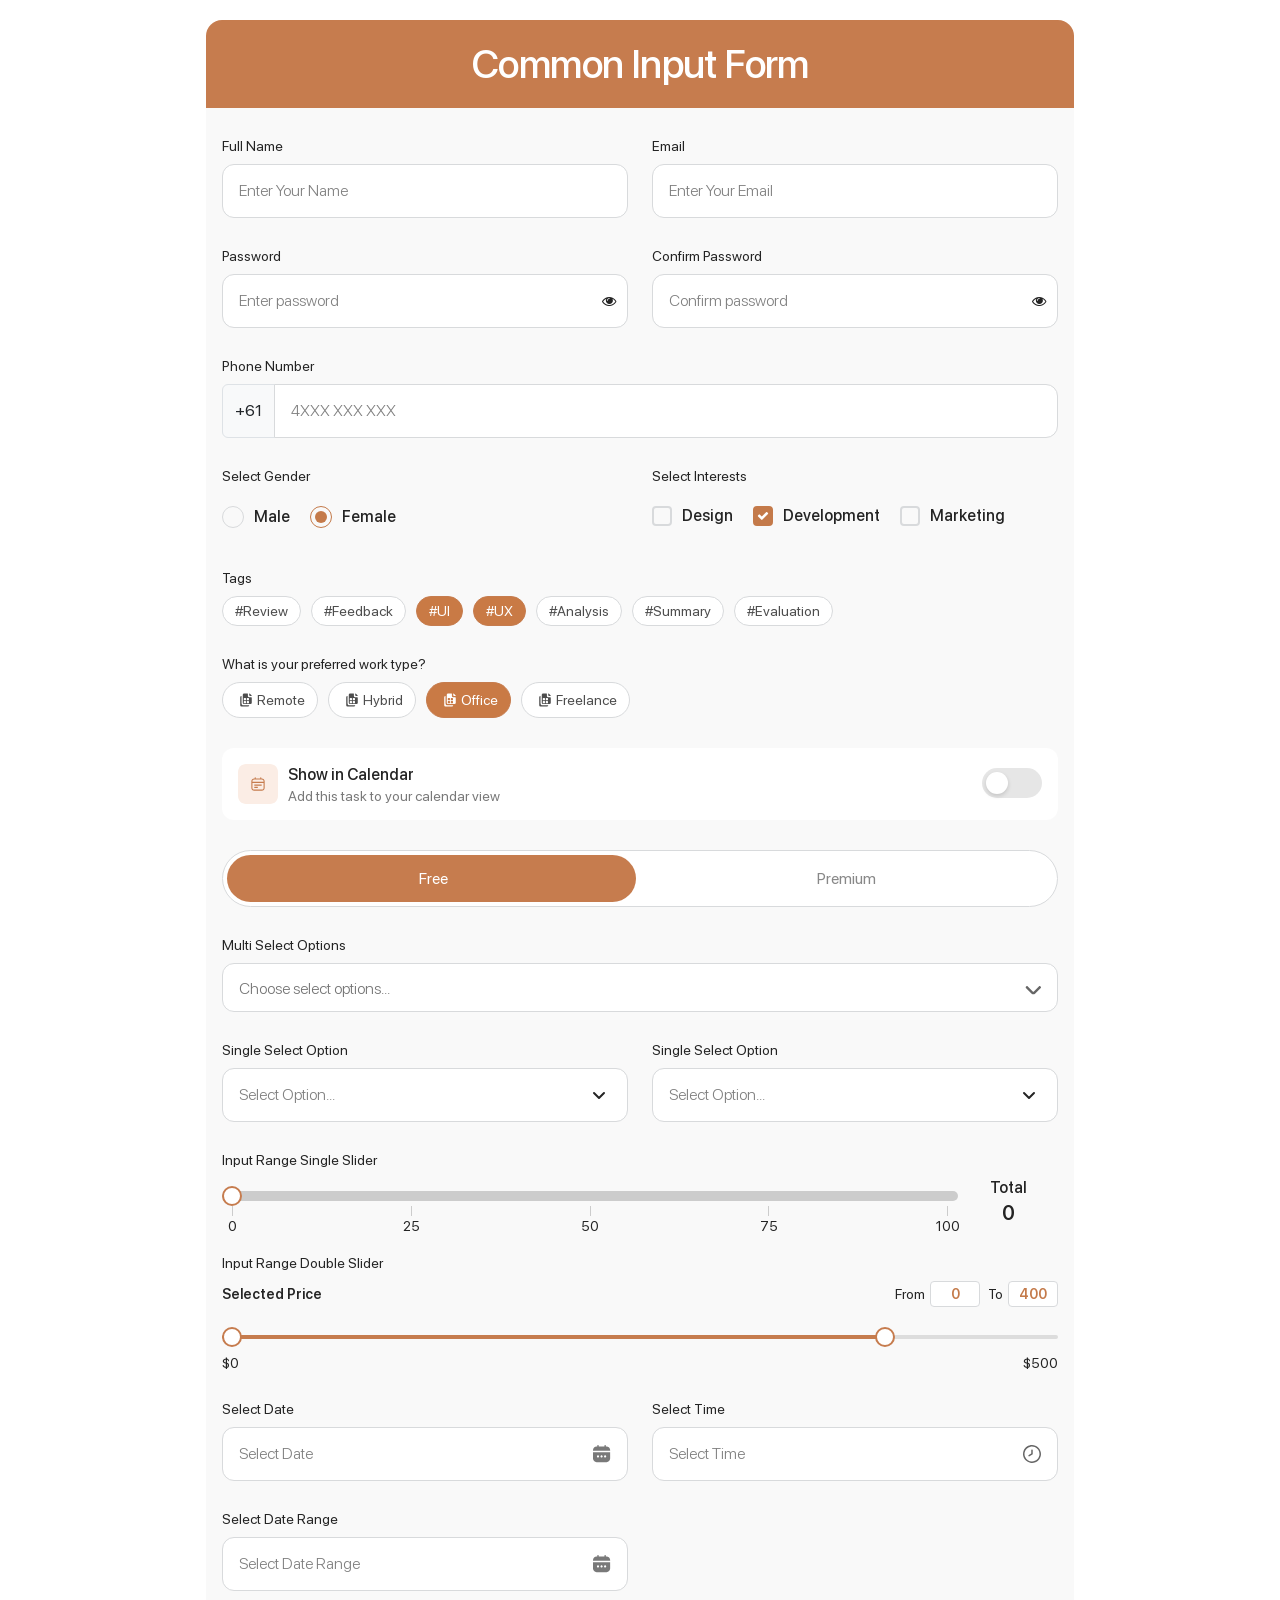
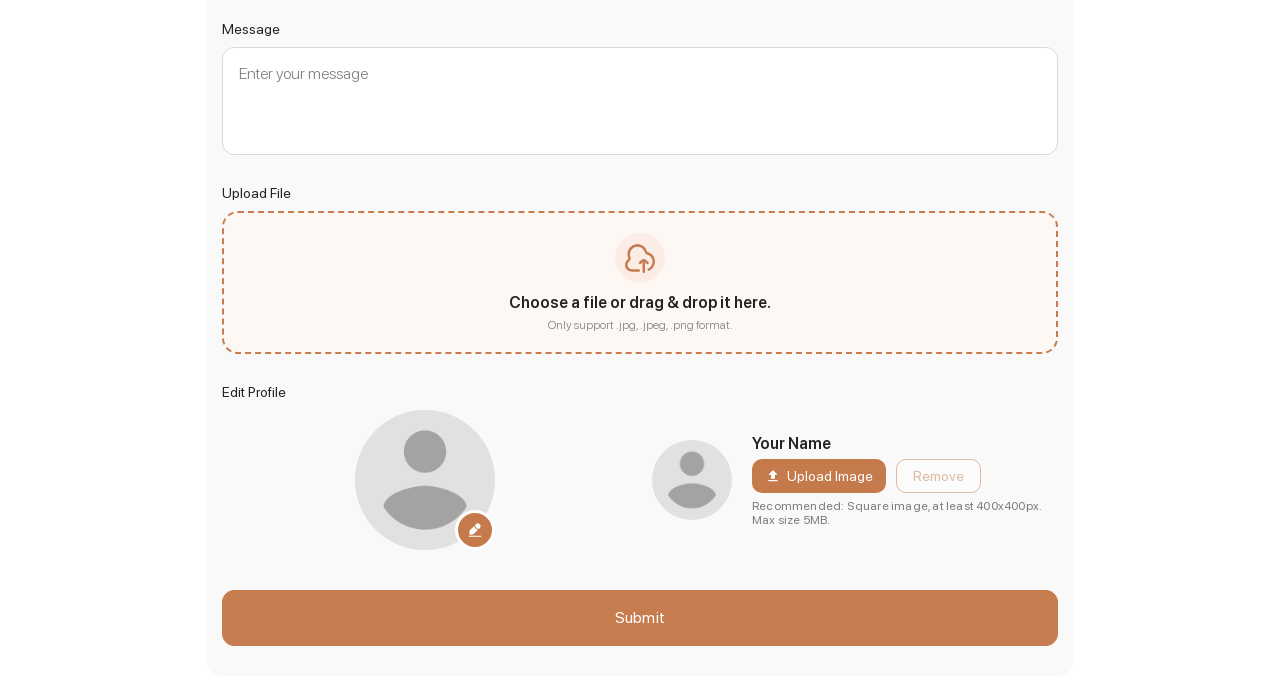
<file: index.html>
<!DOCTYPE html>
<html lang="en">

<head>
    <meta charset="UTF-8">
    <meta name="viewport" content="width=device-width, initial-scale=1.0">
    <title>Common Input Form</title>

    <!-- FONT Family -->
    <link rel="stylesheet" type="text/css" href="assets/font/font-family/stylesheet.css">
    <link rel="stylesheet" type="text/css" href="assets/font/font-awesome/css/font-awesome.min.css">

    <!-- CSS Links -->
    <link rel="stylesheet" type="text/css" href="assets/css/bootstrap.min.css">
    <link rel="stylesheet" type="text/css" href="assets/css/bootstrap-datetimepicker.min.css">
    <link rel="stylesheet" type="text/css" href="assets/css/select2.min.css">
    <link rel="stylesheet" type="text/css" href="assets/css/flatpickr.min.css">
    <link rel="stylesheet" type="text/css" href="assets/css/style.css">
    <link rel="stylesheet" type="text/css" href="assets/css/media.css">

</head>

<body>
    <!-- Form -->
    <div class="form-container">
        <div class="form-wrapper">
            <div class="form-header">
                <h1 class="form-title mb-0">Common Input Form</h1>
            </div>
            <div class="form-body">
                <form action="" id="RegistrationForm" class="form">
                    <!-- Full Name & Email Field -->
                    <div class="row">
                        <div class="col-md-6">
                            <div class="field-group">
                                <label class="form-label">Full Name</label>
                                <input type="text" class="form-control border" placeholder="Enter Your Name"
                                    autocomplete="name" id="FullName">
                                <small class="error-msg" id="nameError"></small>
                            </div>

                        </div>
                        <div class="col-md-6">
                            <div class="field-group">
                                <label class="form-label">Email</label>
                                <input type="email" class="form-control border" placeholder="Enter Your Email"
                                    autocomplete="email" id="Email">
                                <small class="error-msg" id="emailError"></small>
                            </div>
                        </div>
                    </div>

                    <!-- Password Fields > Custom -->
                    <div class="row">
                        <div class="col-lg-6">
                            <div class="field-group">
                                <label class="form-label">Password</label>
                                <div class="password-wrapper">
                                    <input type="password" id="password" class="form-control border"
                                        placeholder="Enter password">
                                    <span class="toggle-password" data-target="password">
                                        <i class="fa fa-eye"></i>
                                    </span>
                                </div>
                                <small class="error-msg" id="passwordError"></small>
                            </div>
                        </div>
                        <div class="col-lg-6">
                            <!-- Confirm Password Field -->
                            <div class="field-group">
                                <label class="form-label">Confirm Password</label>
                                <div class="password-wrapper">
                                    <input type="password" id="confirmPassword" class="form-control border"
                                        placeholder="Confirm password">
                                    <span class="toggle-password" data-target="confirmPassword">
                                        <i class="fa fa-eye"></i>
                                    </span>
                                </div>
                                <small class="error-msg" id="confirmPasswordError"></small>
                            </div>
                        </div>
                    </div>
                    <!-- end -->

                    <!-- Phone number with country code (Australian format) > Custom -->
                    <div class="field-group">
                        <label class="form-label">Phone Number</label>
                        <div class="phone-wrapper">
                            <span class="country-code input-group-text">+61</span>
                            <input type="tel" id="phoneNumber" class="form-control border" placeholder="4XXX XXX XXX"
                                maxlength="12">
                        </div>
                        <small class="error-msg" id="phoneError"></small>
                    </div>
                    <!-- end -->


                    <!-- Radio Button & Checkbox v1 > Custom -->
                    <div class="row">
                        <div class="col-lg-6">
                            <!-- Radio Button > Custom -->
                            <div class="field-group">
                                <label class="form-label">Select Gender</label>
                                <div class="radio-field-wrap">
                                    <label class="option-item">
                                        <input type="radio" name="gender" value="male">
                                        <div class="radiobtn"></div>
                                        <div class="content">
                                            <h6 class="mb-0">Male</h6>
                                        </div>
                                    </label>

                                    <label class="option-item">
                                        <input type="radio" name="gender" value="female" checked>
                                        <div class="radiobtn"></div>
                                        <div class="content">
                                            <h6 class="mb-0">Female</h6>
                                        </div>
                                    </label>
                                </div>
                            </div>
                            <!-- end -->
                        </div>
                        <div class="col-lg-6">
                            <!-- Checkbox Button > Custom -->
                            <div class="field-group">
                                <label class="form-label">Select Interests</label>
                                <div class="radio-field-wrap">
                                    <label class="option-item">
                                        <input type="checkbox" value="design">
                                        <div class="checkmark"></div>
                                        <div class="content">
                                            <h6 class="mb-0">Design</h6>
                                        </div>
                                    </label>

                                    <label class="option-item">
                                        <input type="checkbox" value="development" checked>
                                        <div class="checkmark"></div>
                                        <div class="content">
                                            <h6 class="mb-0">Development</h6>
                                        </div>
                                    </label>

                                    <label class="option-item">
                                        <input type="checkbox" value="marketing">
                                        <div class="checkmark"></div>
                                        <div class="content">
                                            <h6 class="mb-0">Marketing</h6>
                                        </div>
                                    </label>
                                </div>
                            </div>

                            <!-- end -->
                        </div>
                    </div>

                    <!-- Tag-style Radio Button & Checkbox v2 > Custom -->
                    <div class="field-group">
                        <label class="form-label">Tags</label>
                        <div class="tag-group">
                            <label class="tag-item">
                                <input type="checkbox" id="tagReview" name="tags" value="Review">
                                <span class="tag">#Review</span>
                            </label>

                            <label class="tag-item">
                                <input type="checkbox" id="tagFeedback" name="tags" value="Feedback">
                                <span class="tag">#Feedback</span>
                            </label>

                            <label class="tag-item">
                                <input type="checkbox" id="tagUI" name="tags" value="UI" checked>
                                <span class="tag">#UI</span>
                            </label>

                            <label class="tag-item">
                                <input type="checkbox" id="tagUX" name="tags" value="UX" checked>
                                <span class="tag">#UX</span>
                            </label>

                            <label class="tag-item">
                                <input type="checkbox" id="tagAnalysis" name="tags" value="Analysis">
                                <span class="tag">#Analysis</span>
                            </label>

                            <label class="tag-item">
                                <input type="checkbox" id="tagSummary" name="tags" value="Summary">
                                <span class="tag">#Summary</span>
                            </label>

                            <label class="tag-item">
                                <input type="checkbox" id="tagEvaluation" name="tags" value="Evaluation">
                                <span class="tag">#Evaluation</span>
                            </label>
                        </div>

                        <small class="error-msg" id="tagError"></small>
                    </div>

                    <!-- Radio -->
                    <div class="field-group">
                        <label class="form-label">What is your preferred work type?</label>
                        <div class="tag-group">
                            <label class="tag-item">
                                <input type="radio" id="WorkRemote" name="WorkType" value="Remote">
                                <span class="tag">
                                    <svg class="tag-icon" fill="#4D4D4D" width="64px" height="64px"
                                        viewBox="0 0 100.00 100.00" xmlns="http://www.w3.org/2000/svg" stroke="#4D4D4D"
                                        stroke-width="0.001">
                                        <g id="SVGRepo_bgCarrier" stroke-width="0" />
                                        <g id="SVGRepo_tracerCarrier" stroke-linecap="round" stroke-linejoin="round"
                                            stroke="#4D4D4D" stroke-width="0.4" />
                                        <g id="SVGRepo_iconCarrier">
                                            <path
                                                d="M75.87,29.25l-9-8.88A1.13,1.13,0,0,0,66,20a1.39,1.39,0,0,0-1.38,1.38v6.38a3.89,3.89,0,0,0,3.87,3.87h6.37a1.39,1.39,0,0,0,1.38-1.38A1.66,1.66,0,0,0,75.87,29.25Z"
                                                fill-rule="evenodd" />
                                            <path
                                                d="M29.63,62.63v-31a5.84,5.84,0,0,0-5.88,5.75V74.12A5.87,5.87,0,0,0,29.63,80H58.75a5.84,5.84,0,0,0,5.88-5.75H41.25C34.88,74.25,29.63,74.25,29.63,62.63Z"
                                                fill-rule="evenodd" />
                                            <path
                                                d="M74.25,37.38H64.5a5.84,5.84,0,0,1-5.87-5.75V21.88A1.77,1.77,0,0,0,56.75,20H41.25a5.84,5.84,0,0,0-5.87,5.75V62.5a5.76,5.76,0,0,0,5.88,5.75H70.38a5.84,5.84,0,0,0,5.88-5.75V39.38A2,2,0,0,0,74.25,37.38ZM49.91,62.22a2.49,2.49,0,0,1-2.49,2.49h-5A2.49,2.49,0,0,1,40,62.22v-5a2.49,2.49,0,0,1,2.49-2.49h5a2.49,2.49,0,0,1,2.49,2.49Zm0-13.68A2.49,2.49,0,0,1,47.43,51h-5A2.49,2.49,0,0,1,40,48.54v-5a2.49,2.49,0,0,1,2.49-2.49h5a2.49,2.49,0,0,1,2.49,2.49ZM63.59,62.22A2.49,2.49,0,0,1,61.1,64.7h-5a2.49,2.49,0,0,1-2.49-2.49v-5a2.49,2.49,0,0,1,2.49-2.49h5a2.49,2.49,0,0,1,2.49,2.49Zm0-13.68A2.49,2.49,0,0,1,61.1,51h-5a2.49,2.49,0,0,1-2.49-2.49v-5a2.49,2.49,0,0,1,2.49-2.49h5a2.49,2.49,0,0,1,2.49,2.49Z"
                                                fill-rule="evenodd" />
                                        </g>
                                    </svg>
                                    Remote
                                </span>
                            </label>

                            <label class="tag-item">
                                <input type="radio" id="WorkHybrid" name="WorkType" value="Hybrid">
                                <span class="tag">
                                    <svg class="tag-icon" fill="#4D4D4D" width="64px" height="64px"
                                        viewBox="0 0 100.00 100.00" xmlns="http://www.w3.org/2000/svg" stroke="#4D4D4D"
                                        stroke-width="0.001">
                                        <g id="SVGRepo_bgCarrier" stroke-width="0" />
                                        <g id="SVGRepo_tracerCarrier" stroke-linecap="round" stroke-linejoin="round"
                                            stroke="#4D4D4D" stroke-width="0.4" />
                                        <g id="SVGRepo_iconCarrier">
                                            <path
                                                d="M75.87,29.25l-9-8.88A1.13,1.13,0,0,0,66,20a1.39,1.39,0,0,0-1.38,1.38v6.38a3.89,3.89,0,0,0,3.87,3.87h6.37a1.39,1.39,0,0,0,1.38-1.38A1.66,1.66,0,0,0,75.87,29.25Z"
                                                fill-rule="evenodd" />
                                            <path
                                                d="M29.63,62.63v-31a5.84,5.84,0,0,0-5.88,5.75V74.12A5.87,5.87,0,0,0,29.63,80H58.75a5.84,5.84,0,0,0,5.88-5.75H41.25C34.88,74.25,29.63,74.25,29.63,62.63Z"
                                                fill-rule="evenodd" />
                                            <path
                                                d="M74.25,37.38H64.5a5.84,5.84,0,0,1-5.87-5.75V21.88A1.77,1.77,0,0,0,56.75,20H41.25a5.84,5.84,0,0,0-5.87,5.75V62.5a5.76,5.76,0,0,0,5.88,5.75H70.38a5.84,5.84,0,0,0,5.88-5.75V39.38A2,2,0,0,0,74.25,37.38ZM49.91,62.22a2.49,2.49,0,0,1-2.49,2.49h-5A2.49,2.49,0,0,1,40,62.22v-5a2.49,2.49,0,0,1,2.49-2.49h5a2.49,2.49,0,0,1,2.49,2.49Zm0-13.68A2.49,2.49,0,0,1,47.43,51h-5A2.49,2.49,0,0,1,40,48.54v-5a2.49,2.49,0,0,1,2.49-2.49h5a2.49,2.49,0,0,1,2.49,2.49ZM63.59,62.22A2.49,2.49,0,0,1,61.1,64.7h-5a2.49,2.49,0,0,1-2.49-2.49v-5a2.49,2.49,0,0,1,2.49-2.49h5a2.49,2.49,0,0,1,2.49,2.49Zm0-13.68A2.49,2.49,0,0,1,61.1,51h-5a2.49,2.49,0,0,1-2.49-2.49v-5a2.49,2.49,0,0,1,2.49-2.49h5a2.49,2.49,0,0,1,2.49,2.49Z"
                                                fill-rule="evenodd" />
                                        </g>
                                    </svg>
                                    Hybrid
                                </span>
                            </label>

                            <label class="tag-item">
                                <input type="radio" id="WorkOffice" name="WorkType" value="Office" checked>
                                <span class="tag">
                                    <svg class="tag-icon" fill="#4D4D4D" width="64px" height="64px"
                                        viewBox="0 0 100.00 100.00" xmlns="http://www.w3.org/2000/svg" stroke="#4D4D4D"
                                        stroke-width="0.001">
                                        <g id="SVGRepo_bgCarrier" stroke-width="0" />
                                        <g id="SVGRepo_tracerCarrier" stroke-linecap="round" stroke-linejoin="round"
                                            stroke="#4D4D4D" stroke-width="0.4" />
                                        <g id="SVGRepo_iconCarrier">
                                            <path
                                                d="M75.87,29.25l-9-8.88A1.13,1.13,0,0,0,66,20a1.39,1.39,0,0,0-1.38,1.38v6.38a3.89,3.89,0,0,0,3.87,3.87h6.37a1.39,1.39,0,0,0,1.38-1.38A1.66,1.66,0,0,0,75.87,29.25Z"
                                                fill-rule="evenodd" />
                                            <path
                                                d="M29.63,62.63v-31a5.84,5.84,0,0,0-5.88,5.75V74.12A5.87,5.87,0,0,0,29.63,80H58.75a5.84,5.84,0,0,0,5.88-5.75H41.25C34.88,74.25,29.63,74.25,29.63,62.63Z"
                                                fill-rule="evenodd" />
                                            <path
                                                d="M74.25,37.38H64.5a5.84,5.84,0,0,1-5.87-5.75V21.88A1.77,1.77,0,0,0,56.75,20H41.25a5.84,5.84,0,0,0-5.87,5.75V62.5a5.76,5.76,0,0,0,5.88,5.75H70.38a5.84,5.84,0,0,0,5.88-5.75V39.38A2,2,0,0,0,74.25,37.38ZM49.91,62.22a2.49,2.49,0,0,1-2.49,2.49h-5A2.49,2.49,0,0,1,40,62.22v-5a2.49,2.49,0,0,1,2.49-2.49h5a2.49,2.49,0,0,1,2.49,2.49Zm0-13.68A2.49,2.49,0,0,1,47.43,51h-5A2.49,2.49,0,0,1,40,48.54v-5a2.49,2.49,0,0,1,2.49-2.49h5a2.49,2.49,0,0,1,2.49,2.49ZM63.59,62.22A2.49,2.49,0,0,1,61.1,64.7h-5a2.49,2.49,0,0,1-2.49-2.49v-5a2.49,2.49,0,0,1,2.49-2.49h5a2.49,2.49,0,0,1,2.49,2.49Zm0-13.68A2.49,2.49,0,0,1,61.1,51h-5a2.49,2.49,0,0,1-2.49-2.49v-5a2.49,2.49,0,0,1,2.49-2.49h5a2.49,2.49,0,0,1,2.49,2.49Z"
                                                fill-rule="evenodd" />
                                        </g>
                                    </svg>
                                    Office
                                </span>
                            </label>

                            <label class="tag-item">
                                <input type="radio" id="WorkFreelance" name="WorkType" value="Freelance">
                                <span class="tag">
                                    <svg class="tag-icon" fill="#4D4D4D" width="64px" height="64px"
                                        viewBox="0 0 100.00 100.00" xmlns="http://www.w3.org/2000/svg" stroke="#4D4D4D"
                                        stroke-width="0.001">
                                        <g id="SVGRepo_bgCarrier" stroke-width="0" />
                                        <g id="SVGRepo_tracerCarrier" stroke-linecap="round" stroke-linejoin="round"
                                            stroke="#4D4D4D" stroke-width="0.4" />
                                        <g id="SVGRepo_iconCarrier">
                                            <path
                                                d="M75.87,29.25l-9-8.88A1.13,1.13,0,0,0,66,20a1.39,1.39,0,0,0-1.38,1.38v6.38a3.89,3.89,0,0,0,3.87,3.87h6.37a1.39,1.39,0,0,0,1.38-1.38A1.66,1.66,0,0,0,75.87,29.25Z"
                                                fill-rule="evenodd" />
                                            <path
                                                d="M29.63,62.63v-31a5.84,5.84,0,0,0-5.88,5.75V74.12A5.87,5.87,0,0,0,29.63,80H58.75a5.84,5.84,0,0,0,5.88-5.75H41.25C34.88,74.25,29.63,74.25,29.63,62.63Z"
                                                fill-rule="evenodd" />
                                            <path
                                                d="M74.25,37.38H64.5a5.84,5.84,0,0,1-5.87-5.75V21.88A1.77,1.77,0,0,0,56.75,20H41.25a5.84,5.84,0,0,0-5.87,5.75V62.5a5.76,5.76,0,0,0,5.88,5.75H70.38a5.84,5.84,0,0,0,5.88-5.75V39.38A2,2,0,0,0,74.25,37.38ZM49.91,62.22a2.49,2.49,0,0,1-2.49,2.49h-5A2.49,2.49,0,0,1,40,62.22v-5a2.49,2.49,0,0,1,2.49-2.49h5a2.49,2.49,0,0,1,2.49,2.49Zm0-13.68A2.49,2.49,0,0,1,47.43,51h-5A2.49,2.49,0,0,1,40,48.54v-5a2.49,2.49,0,0,1,2.49-2.49h5a2.49,2.49,0,0,1,2.49,2.49ZM63.59,62.22A2.49,2.49,0,0,1,61.1,64.7h-5a2.49,2.49,0,0,1-2.49-2.49v-5a2.49,2.49,0,0,1,2.49-2.49h5a2.49,2.49,0,0,1,2.49,2.49Zm0-13.68A2.49,2.49,0,0,1,61.1,51h-5a2.49,2.49,0,0,1-2.49-2.49v-5a2.49,2.49,0,0,1,2.49-2.49h5a2.49,2.49,0,0,1,2.49,2.49Z"
                                                fill-rule="evenodd" />
                                        </g>
                                    </svg>
                                    Freelance
                                </span>
                            </label>
                        </div>
                        <small class="error-msg" id="WorkTypeError"></small>
                    </div>

                    <!-- Toggle Button Fields > Custom -->
                    <div class="field-group">
                        <div class="toggle-card">
                            <div class="toggle-content">
                                <div class="icon-box">
                                    <img src="./assets/images/cal-img.svg" alt="">
                                </div>
                                <div class="text-content">
                                    <span class="subtitle">Show in Calendar</span>
                                    <p class="mt-1 mb-0">Add this task to your calendar view</p>
                                </div>
                            </div>

                            <label class="switch">
                                <input type="checkbox" id="calendarToggle" class="checkbox">
                                <span class="toggleslide"></span>
                            </label>
                        </div>
                    </div>
                    <!-- end -->

                    <!-- Toggle Input Switch > Custom -->
                    <div class="field-group">
                        <div class="switch-toggle-wrap">
                            <label class="switch-toggle-label free">
                                <input type="radio" name="plan" value="free" checked>
                                <span class="labeltext">Free</span>
                            </label>

                            <label class="switch-toggle-label premium">
                                <input type="radio" name="plan" value="premium">
                                <span class="labeltext">Premium</span>
                            </label>
                            <span class="slide-bg"></span>
                        </div>
                    </div>
                    <!-- end -->

                    <!-- Multi Select Dropdown Fields > Custom -->
                    <div class="field-group">
                        <label class="form-label">Multi Select Options</label>
                        <div class="custom-multiselect">
                            <select name="customSelect" id="customSelect" class="form-control border" multiple>
                                <option value="Meetings">#Meetings</option>
                                <option value="Work">#Work</option>
                                <option value="Clients">#Clients</option>
                                <option value="Review">#Review</option>
                                <option value="Feedback">#Feedback</option>
                                <option value="Analysis">#Analysis</option>
                            </select>
                        </div>
                    </div>
                    <!-- end -->

                    <div class="row">
                        <div class="col-md-6">
                            <!-- Single Select Custom Dropdown -->
                            <div class="field-group">
                                <div class="custom-select-wrap" id="SelectDropdown">
                                    <label class="form-label">Single Select Option</label>

                                    <!-- Select Box -->
                                    <div class="custom-select-box form-control border">
                                        <span class="selected-text">
                                            Select Option...
                                        </span>

                                        <svg class="dropdown-arrow" xmlns="http://www.w3.org/2000/svg" width="24"
                                            height="24" viewBox="0 0 24 24">

                                            <path d="M7 10l5 5 5-5" fill="none" stroke="currentColor" stroke-width="2"
                                                stroke-linecap="round" stroke-linejoin="round" />
                                        </svg>
                                    </div>

                                    <!-- Dropdown -->
                                    <div class="custom-dropdown">
                                        <div class="dropdown-item">
                                            Design Discussion
                                        </div>
                                        <div class="dropdown-item">
                                            User Research
                                        </div>
                                        <div class="dropdown-item">
                                            Prototype Development
                                        </div>

                                    </div>

                                </div>
                            </div>
                            <!-- end  -->
                        </div>
                        <div class="col-md-6">
                            <!-- Single Select Custom floating Dropdown -->
                            <div class="field-group">
                                <div class="custom-select-wrap floating-dropdown" id="FloatingDropdownWrap">
                                    <label class="form-label">Single Select Option</label>

                                    <!-- Select Box -->
                                    <div class="custom-select-box form-control border" id="FloatingDropdown">
                                        <span class="selected-text" id="selectedValue">
                                            Select Option...
                                        </span>

                                        <svg class="dropdown-arrow" xmlns="http://www.w3.org/2000/svg" width="24"
                                            height="24" viewBox="0 0 24 24">

                                            <path d="M7 10l5 5 5-5" fill="none" stroke="currentColor" stroke-width="2"
                                                stroke-linecap="round" stroke-linejoin="round" />
                                        </svg>
                                    </div>

                                    <!-- Dropdown -->
                                    <div class="custom-dropdown" id="DropdownOptions">
                                        <div class="dropdown-item optionitem" data-value="Design Discussion">
                                            Design Discussion
                                        </div>
                                        <div class="dropdown-item optionitem" data-value="User Research">
                                            User Research
                                        </div>
                                        <div class="dropdown-item optionitem" data-value="Prototype Development">
                                            Prototype Development
                                        </div>
                                    </div>
                                </div>
                            </div>
                            <!-- end -->
                        </div>
                    </div>

                    <!-- Input Range Single Slider -->
                    <div class="field-group">
                        <label class="form-label">Input Range Single Slider</label>
                        <div class="input-range-slider">

                            <div class="range-slider">
                                <input type="range" min="0" max="100" value="0" class="range-input" id="range"
                                    step="25" />
                                <div class="sliderticks">
                                    <span>0</span>
                                    <span>25</span>
                                    <span>50</span>
                                    <span>75</span>
                                    <span>100</span>
                                </div>
                            </div>

                            <div class="total-value">
                                <p class="mb-1">Total</p>
                                <div class="value">0</div>
                            </div>
                        </div>
                    </div>
                    <!-- end -->

                    <!-- Input Range Double Slider -->
                    <div class="field-group">
                        <label class="form-label">Input Range Double Slider</label>
                        <div class="double-range-slider">
                            <div class="vals-row">
                                <p class="mb-0 fw-semibold">Selected Price</p>
                                <div class="value-selected-range">
                                    <span class="val-badge" id="val_min">From
                                        <input type="number" class="marktext" id="input_min" value="0" min="0"
                                            max="500" />
                                    </span>
                                    <span class="val-badge" id="val_max">To
                                        <input type="number" class="marktext" id="input_max" value="400" min="0"
                                            max="500" />
                                    </span>
                                </div>
                            </div>
                            <!-- <div id="minMsg"></div> -->

                            <div class="double-range-wrap range-slider">
                                <div class="track-bg"></div>
                                <div class="track-fill" id="fill"></div>
                                <input type="range" min="0" max="500" value="0" class="range-input" id="range_min"
                                    step="1" />
                                <input type="range" min="0" max="500" value="400" class="range-input" id="range_max"
                                    step="1" />
                            </div>

                            <!-- Bottom Price Labels - Just numbers -->
                            <div class="price-labels">
                                <span class="price-label">$0</span>
                                <span class="price-label">$500</span>
                            </div>
                        </div>
                        <!-- end -->

                        <!-- Date Picker using flatpickr library-->
                        <!-- <div class="field-group">
                        <label class="form-label">Select Date</label>
                        <input id="datepicker" placeholder="Select date" class="form-control border datepicker">
                        </div> -->
                    </div>

                    <!-- Custom Create Date,Time Picker -->
                    <div class="field-group">
                        <div class="row">
                            <div class="col-sm-6 mb-3 mb-sm-0">
                                <div class="custom-datetime">
                                    <label class="form-label">Select Date</label>
                                    <input type="text" class="form-control border datepicker-icon custom_date_pickr"
                                        id="myDatePicker" name="myDatePicker" placeholder="Select Date"
                                        inputmode="none">
                                </div>
                            </div>
                            <div class="col-sm-6 mb-sm-0">
                                <div class="custom-datetime">
                                    <label class="form-label">Select Time</label>
                                    <input type="text" class="form-control border time-icon custom_time_pickr"
                                        id="myTimePicker" name="myTimePicker" placeholder="Select Time">
                                </div>
                            </div>
                        </div>
                    </div>

                    <!-- Custom Create Date range Picker -->
                    <div class="field-group">
                        <div class="row">
                            <div class="col-sm-6 mb-sm-0">
                                <div class="custom-datetime">
                                    <label class="form-label">Select Date Range</label>
                                    <div class="input-daterange">
                                        <input type="text"
                                            class="form-control border datepicker-icon custom_date_range_pickr"
                                            id="myDateRange" name="myDateRange" placeholder="Select Date Range"
                                            inputmode="none">
                                    </div>
                                </div>
                            </div>
                        </div>
                    </div>

                    <!-- Textarea Field -->
                    <div class="field-group">
                        <label class="form-label">Message</label>
                        <textarea class="form-control border" placeholder="Enter your message" id="message"
                            name="message" rows="4" maxlength="200"></textarea>
                        <small class="error-msg" id="messageError"></small>
                    </div>
                    <!-- end -->

                    <!-- Upload Document > Custom -->
                    <div class="field-group file-upload-field">
                        <label class="form-label">Upload File</label>
                        <div class="upload-box" id="uploadBox">
                            <input type="file" id="fileInput" multiple hidden>
                            <img src="assets/images/file-upload-icon.svg" alt="file upload icon"
                                class="file-upload-icon">
                            <p>Choose a file or drag & drop it here.</p>
                            <small>Only support .jpg, .jpeg, .png format.</small>
                        </div>
                        <div id="filePreview"></div>
                    </div>
                    <!-- end -->

                    <!-- Upload & Edit Profile Image > custom -->
                    <div class="field-group image-upload-field">
                        <label class="form-label">Edit Profile</label>
                        <div class="row align-items-center">
                            <div class="col-md-6">
                                <div class="profile-img-wrap">
                                    <div class="profile-img-preview" id="profilePreview">
                                        <!-- style="background-image: url('./assets/images/profile-avtar-placeholder.png');"> -->
                                    </div>

                                    <label for="profileInput" class="edit-btn-overlay">
                                        <img src="./assets/images/edit-icon.svg" alt="edit icon">
                                    </label>

                                    <input type="file" id="profileInput" class="profile-input" accept="image/*">
                                </div>
                            </div>
                            <div class="col-md-6">
                                <div class="profile-upload-wrap">
                                    <div class="profile-img-preview" id="profilePreview1"></div>

                                    <div class="profile-info">
                                        <span class="profile-name d-inline-block">Your Name</span>
                                        <div class="edit-remove-btn-wrap">
                                            <!-- Edit Icon -->
                                            <button type="button" class="profile-upload-btn" id="removeProfile1">
                                                <svg xmlns="http://www.w3.org/2000/svg" viewBox="0 0 24 24" width="24"
                                                    height="24" class="upload-icon">
                                                    <path d="M9 16h6v-6h4l-7-7-7 7h4zm-4 2h14v2H5z" />
                                                </svg>
                                                Upload Image
                                            </button>

                                            <!-- Remove Icon -->
                                            <button type="button" class="profile-remove-btn" id="removeProfile1">
                                                Remove
                                                <!-- <img src="./assets/images/remove-icon.svg" alt="remove icon"> -->
                                            </button>
                                        </div>
                                        <div class="image-guidelines">
                                            Recommended: Square image, at least 400x400px. Max size 5MB.
                                        </div>
                                    </div>
                                    <input type="file" id="profileInput1" class="profile-input" accept="image/*">
                                </div>
                            </div>
                        </div>

                    </div>
                    <!-- end -->


                    <button type="submit" id="submitBtn" class="btn btn-submit">
                        <span class="btn-submittext">Submit</span>
                        <span class="btn-loader"></span>
                    </button>
                    <!-- Success Message -->
                    <span id="formMsg" class="form-msg"></span>

                </form>
            </div>
        </div>
    </div>

    <!-- JS Script Links -->
    <script src="assets/js/jquery.min.js"></script>
    <script src="assets/js/moment.min.js"></script>
    <script src="assets/js/bootstrap.bundle.min.js"></script>
    <script src="assets/js/select2.min.js"></script>
    <script src="assets/js/flatpickr.js"></script>
    <script src="assets/js/bootstrap-datetimepicker.min.js"></script>
    <script src="assets/js/custom.js" defer></script>

</body>

</html>
</file>
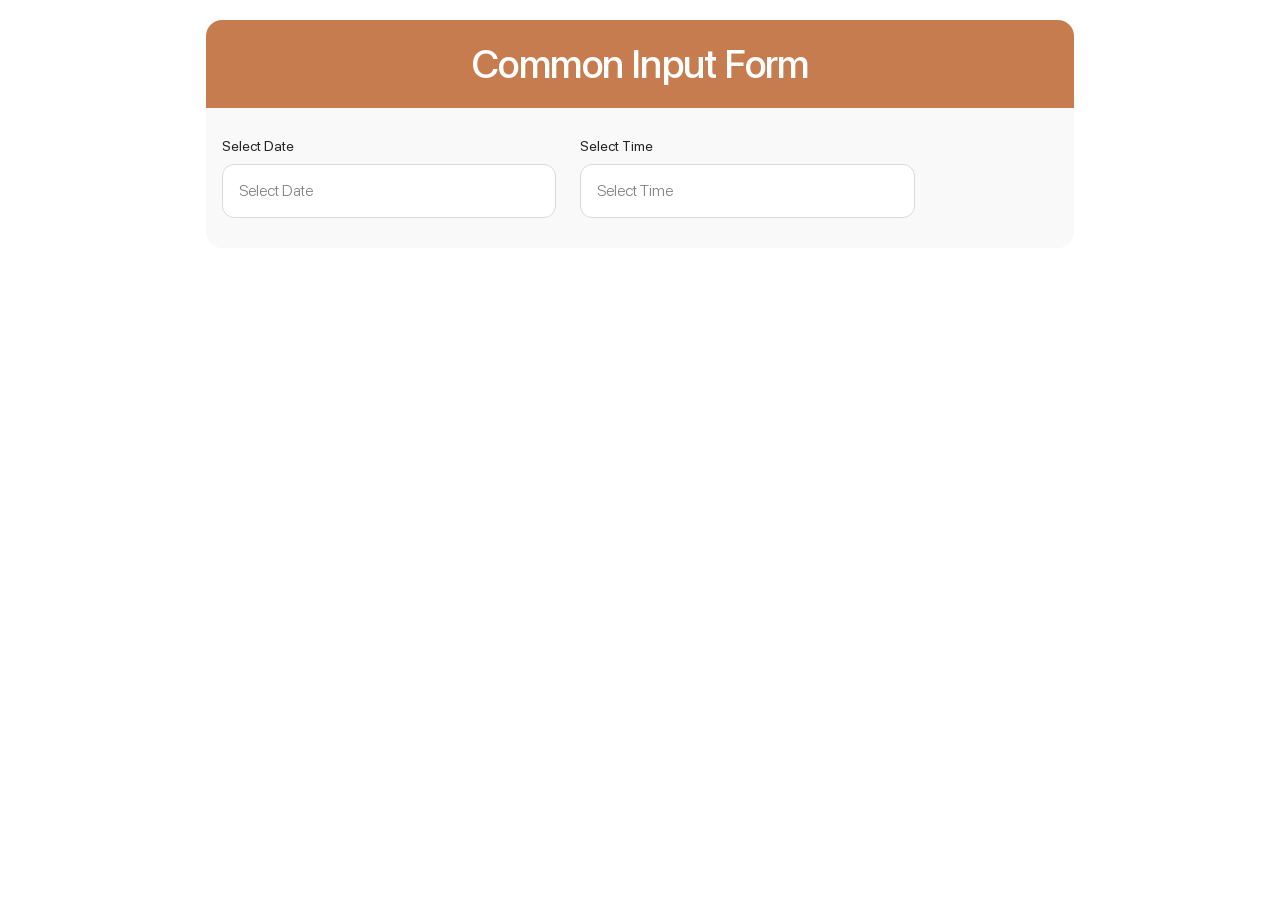
<file: date-time.html>
<!DOCTYPE html>
<html lang="en">

<head>
    <meta charset="UTF-8">
    <meta name="viewport" content="width=device-width, initial-scale=1.0">
    <title>Common Input Form</title>

    <!-- FONT Family -->
    <link rel="stylesheet" type="text/css" href="assets/font/font-family/stylesheet.css">
    <link rel="stylesheet" type="text/css" href="assets/font/font-awesome/css/font-awesome.min.css">

    <!-- CSS Links -->
    <link rel="stylesheet" type="text/css" href="assets/css/bootstrap.min.css">
    <link rel="stylesheet" type="text/css" href="assets/css/bootstrap-datetimepicker.min.css">
    <link rel="stylesheet" type="text/css" href="assets/css/select2.min.css">
    <link rel="stylesheet" type="text/css" href="assets/css/style.css">
    <link rel="stylesheet" type="text/css" href="assets/css/media.css">

</head>

<body>
    <!-- Form -->
    <div class="form-container">
        <div class="form-wrapper">
            <div class="form-header">
                <h1 class="form-title mb-0">Common Input Form</h1>
            </div>
            <div class="form-body">
                <form action="" id="RegistrationForm" class="form">
                    <!-- Custom Create Date,Time Picker -->
                    <div class="field-group">
                        <div class="row">
                            <div class="col-sm-6 col-lg-5 mb-3 mb-sm-0">
                                <div class="custom-datetime">
                                    <label class="form-label">Select Date</label>
                                    <input type="text" class="form-control border" id="myDatePicker" name="myDatePicker"
                                        placeholder="Select Date">

                                </div>
                            </div>
                            <div class="col-sm-6 col-lg-5 mb-3 mb-sm-0">
                                <div class="custom-datetime">
                                    <label class="form-label">Select Time</label>
                                    <input type="text" class="form-control border timepicker" id="myTimePicker"
                                        name="myTimePicker" placeholder="Select Time">
                                </div>
                            </div>
                        </div>
                    </div>


                    <!-- end -->
                </form>
            </div>
        </div>
    </div>

    <!-- JS Script Links -->
    <script src="assets/js/jquery.min.js"></script>
    <script src="assets/js/moment.min.js"></script>
    <script src="assets/js/bootstrap.bundle.min.js"></script>
    <script src="assets/js/select2.min.js"></script>
    <script src="assets/js/bootstrap-datetimepicker.min.js"></script>
    <!-- <script src="assets/js/custom.js" defer></script> -->
    <script>
        //***********  Custom Date & Time Picker JS  ***********//
        $(function () {
            $('#myDatePicker').datetimepicker({
                format: "DD-MM-YYYY",
                // autoclose: true,
                // todayHighlight: true
            });

            // $('.timepicker').datetimepicker({
            //     timeFormat: 'H:i',
            //     step: 15
            // });
        });
    </script>

</body>

</html>
</file>
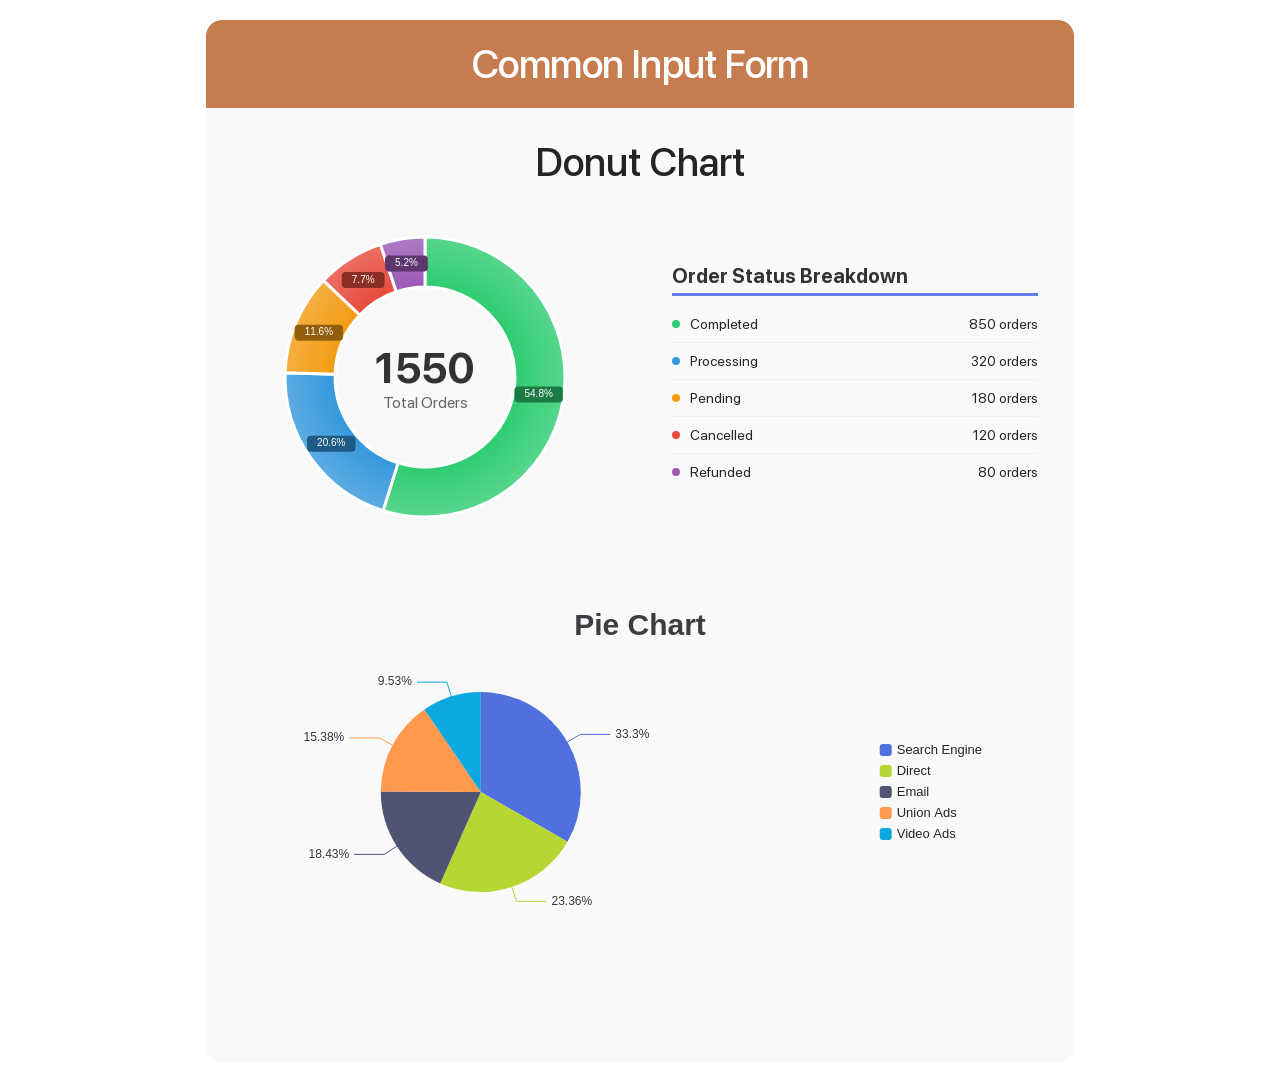
<file: graph.html>
<!DOCTYPE html>
<html lang="en">

<head>
    <meta charset="UTF-8">
    <meta name="viewport" content="width=device-width, initial-scale=1.0">
    <title>Common Input Form</title>

    <!-- FONT Family -->
    <link rel="stylesheet" type="text/css" href="assets/font/font-family/stylesheet.css">
    <link rel="stylesheet" type="text/css" href="assets/font/font-awesome/css/font-awesome.min.css">

    <!-- CSS Links -->
    <link rel="stylesheet" type="text/css" href="assets/css/select2.min.css">
    <link rel="stylesheet" type="text/css" href="assets/css/flatpickr.min.css">
    <link rel="stylesheet" type="text/css" href="assets/css/bootstrap.min.css">
    <link rel="stylesheet" type="text/css" href="assets/css/style.css">
    <link rel="stylesheet" type="text/css" href="assets/css/media.css">

</head>

<body>
    <!-- Form -->
    <div class="form-container">
        <div class="form-wrapper">
            <div class="form-header">
                <h1 class="form-title mb-0">Common Input Form</h1>
            </div>
            <div class="form-body">
                <!-- Donut chart -->
                <div class="order-chart-main">
                    <div class="chart-header">
                        <h1 class="text-center mb-3">Donut Chart</h1>
                    </div>

                    <div class="chart-container">
                        <div class="row">
                            <div class="col-md-6">
                                <div class="chart-wrap">
                                    <canvas id="orderChart" width="350" height="350"></canvas>
                                    <div class="center-info">
                                        <div class="center-value" id="totalOrders">0</div>
                                        <div class="center-label">Total Orders</div>
                                    </div>
                                </div>
                            </div>
                            <div class="col-md-6">
                                <div class="legend-section">
                                    <div class="legend-title">Order Status Breakdown</div>
                                    <div class="chart-list-wrap">
                                        <ul class="breakdown" id="breakdown"></ul>
                                    </div>
                                </div>
                            </div>
                        </div>
                    </div>

                    <div class="tooltip" id="tooltip"></div>
                </div>

                <!-- Pie chart using E-charts library -->
                <div class="piechart-main">
                    <div id="pieChartContainer" class="piechart-wrap"></div>

                    <!-- Pie chart using HTML canvas no use library -->
                    <!-- <div class="chart-section">
                        <div class="chart-wrapper">
                            <canvas id="pieChart" width="350" height="350"></canvas>
                        </div>

                        <div class="breakdown-section">
                            <div class="breakdown-title">Data Breakdown</div>
                            <ul class="breakdown" id="breakdown"></ul>
                        </div>
                    </div>

                    <div class="tooltip" id="tooltip"></div> -->
                </div>
            </div>
        </div>
    </div>

    <!-- JS Script Links -->
    <script src="assets/js/jquery.min.js"></script>
    <script src="assets/js/select2.min.js"></script>
    <script src="assets/js/bootstrap.bundle.min.js"></script>
    <script src="assets/js/flatpickr.js"></script>
    <script src="assets/js/echarts.min.js"></script>
    <script src="assets/js/custom.js" defer></script>

    <!-- Donut chart JS -->
    <script>
        // Order status data
        let orderData = [
            { status: 'Completed', count: 850, color: '#2ecc71', icon: '✅' },
            { status: 'Processing', count: 320, color: '#3498db', icon: '⚙️' },
            { status: 'Pending', count: 180, color: '#f39c12', icon: '⏳' },
            { status: 'Cancelled', count: 120, color: '#e74c3c', icon: '❌' },
            { status: 'Refunded', count: 80, color: '#9b59b6', icon: '💰' }
        ];

        let animationProgress = 1;
        let showLabels = true;

        const CANVAS_SIZE = 350;
        const OUTER_RADIUS = 140;
        const INNER_RADIUS = 90;

        // Setup canvas for HD screens
        function setupCanvas() {
            const canvas = document.getElementById('orderChart');
            const ctx = canvas.getContext('2d');

            const parent = canvas.parentElement;
            const size = parent.clientWidth; // responsive width

            const dpr = window.devicePixelRatio || 1;

            canvas.width = CANVAS_SIZE * dpr;
            canvas.height = CANVAS_SIZE * dpr;

            canvas.style.width = CANVAS_SIZE + "px";
            canvas.style.height = CANVAS_SIZE + "px";

            ctx.setTransform(dpr, 0, 0, dpr, 0, 0);

            return { canvas, ctx, size };
        }

        // Draw donut chart
        function drawDonutChart() {
            const { canvas, ctx } = setupCanvas();

            const centerX = CANVAS_SIZE / 2;
            const centerY = CANVAS_SIZE / 2;

            ctx.clearRect(0, 0, CANVAS_SIZE, CANVAS_SIZE);

            const total = orderData.reduce((sum, item) => sum + item.count, 0);

            let currentAngle = -Math.PI / 2;

            orderData.forEach((item) => {
                const sliceAngle = (item.count / total) * 2 * Math.PI * animationProgress;
                const middleAngle = currentAngle + sliceAngle / 2;

                // Draw slice
                ctx.beginPath();
                ctx.arc(centerX, centerY, OUTER_RADIUS, currentAngle, currentAngle + sliceAngle);
                ctx.arc(centerX, centerY, INNER_RADIUS, currentAngle + sliceAngle, currentAngle, true);
                ctx.closePath();

                // Gradient
                const gradient = ctx.createRadialGradient(centerX, centerY, INNER_RADIUS, centerX, centerY, OUTER_RADIUS);
                gradient.addColorStop(0, item.color);
                gradient.addColorStop(1, lightenColor(item.color, 0.2));

                ctx.fillStyle = gradient;
                ctx.fill();

                ctx.strokeStyle = "#fff";
                ctx.lineWidth = 3;
                ctx.stroke();

                // Labels
                if (showLabels && animationProgress === 1 && sliceAngle > 0.3) {
                    const labelRadius = (OUTER_RADIUS + INNER_RADIUS) / 2;
                    const labelX = centerX + Math.cos(middleAngle) * labelRadius;
                    const labelY = centerY + Math.sin(middleAngle) * labelRadius;

                    const percentage = ((item.count / total) * 100).toFixed(1) + "%";

                    ctx.font = "normal 10px Arial";
                    const textWidth = ctx.measureText(percentage).width;

                    ctx.fillStyle = item.color;
                    const paddingX = 10;
                    const paddingY = 10;
                    const rectWidth = textWidth + paddingX * 2;
                    const rectHeight = 16;
                    const borderRadius = 4;


                    const x = labelX - rectWidth / 2;
                    const y = labelY - rectHeight / 2;

                    //  Rounded rectangle
                    ctx.beginPath();
                    ctx.moveTo(x + borderRadius, y);
                    ctx.lineTo(x + rectWidth - borderRadius, y);
                    ctx.quadraticCurveTo(x + rectWidth, y, x + rectWidth, y + borderRadius);
                    ctx.lineTo(x + rectWidth, y + rectHeight - borderRadius);
                    ctx.quadraticCurveTo(x + rectWidth, y + rectHeight, x + rectWidth - borderRadius, y + rectHeight);
                    ctx.lineTo(x + borderRadius, y + rectHeight);
                    ctx.quadraticCurveTo(x, y + rectHeight, x, y + rectHeight - borderRadius);
                    ctx.lineTo(x, y + borderRadius);
                    ctx.quadraticCurveTo(x, y, x + borderRadius, y);
                    ctx.closePath();

                    ctx.fillStyle = item.color;
                    ctx.fill();

                    // Optional border
                    // ctx.strokeStyle = "#fff";
                    // ctx.lineWidth = 1;
                    // ctx.stroke();

                    //  Black background
                    ctx.fillStyle = "rgba(0, 0, 0, 0.4)";
                    ctx.fill();

                    // Text
                    ctx.fillStyle = "#fff";
                    ctx.textAlign = "center";
                    ctx.textBaseline = "middle";
                    ctx.fillText(percentage, labelX, labelY);
                }

                currentAngle += sliceAngle;
            });

            canvas.orderData = orderData;
            canvas.total = total;
        }

        // Legend
        function createLegend() {
            const breakdown = document.getElementById('breakdown');
            breakdown.innerHTML = '';

            orderData.forEach((item) => {
                const li = document.createElement('li');
                li.innerHTML = `
                    <div class="status-info">
                        <div class="status-dot" style="background-color:${item.color}"></div>
                        <span>${item.status}</span>
                    </div>
                    <span>${item.count} orders</span>
                `;
                breakdown.appendChild(li);
            });
        }

        // Stats
        function updateStats() {
            const total = orderData.reduce((sum, item) => sum + item.count, 0);
            document.getElementById('totalOrders').textContent = total;
        }

        // Hover detection
        function getSliceAtPosition(canvas, x, y) {
            const rect = canvas.getBoundingClientRect();

            const mouseX = (x - rect.left) * (CANVAS_SIZE / rect.width);
            const mouseY = (y - rect.top) * (CANVAS_SIZE / rect.height);

            const centerX = CANVAS_SIZE / 2;
            const centerY = CANVAS_SIZE / 2;

            const dx = mouseX - centerX;
            const dy = mouseY - centerY;

            const distance = Math.sqrt(dx * dx + dy * dy);

            if (distance >= INNER_RADIUS && distance <= OUTER_RADIUS) {
                let angle = Math.atan2(dy, dx) + Math.PI / 2;
                if (angle < 0) angle += 2 * Math.PI;

                let currentAngle = 0;
                const total = canvas.total;

                for (let item of canvas.orderData) {
                    const sliceAngle = (item.count / total) * 2 * Math.PI;
                    if (angle >= currentAngle && angle < currentAngle + sliceAngle) {
                        return item;
                    }
                    currentAngle += sliceAngle;
                }
            }

            return null;
        }

        // Tooltip
        function showTooltip(e, data) {
            const tooltip = document.getElementById('tooltip');
            const total = orderData.reduce((s, i) => s + i.count, 0);
            const pct = ((data.count / total) * 100).toFixed(1);

            tooltip.innerHTML = `
                <strong>${data.status}</strong><br>
                Orders: ${data.count}<br>
                ${pct}%
            `;

            tooltip.style.left = e.clientX + 10 + "px";
            tooltip.style.top = e.clientY - 10 + "px";
            tooltip.classList.add("show");
        }

        function hideTooltip() {
            document.getElementById('tooltip').classList.remove("show");
        }

        // Interactions
        function setupInteractions() {
            const canvas = document.getElementById('orderChart');

            canvas.addEventListener('mousemove', (e) => {
                const slice = getSliceAtPosition(canvas, e.clientX, e.clientY);

                if (slice) {
                    showTooltip(e, slice);
                    canvas.style.cursor = "pointer";
                } else {
                    hideTooltip();
                    canvas.style.cursor = "default";
                }
            });

            canvas.addEventListener('mouseleave', hideTooltip);
        }

        // Colors
        function lightenColor(color, factor) {
            const hex = color.replace('#', '');
            const r = parseInt(hex.substr(0, 2), 16);
            const g = parseInt(hex.substr(2, 2), 16);
            const b = parseInt(hex.substr(4, 2), 16);

            return `rgb(${Math.floor(r + (255 - r) * factor)},
                ${Math.floor(g + (255 - g) * factor)},
                ${Math.floor(b + (255 - b) * factor)})`;
        }

        // Animation
        function animateChart() {
            animationProgress = 0;
            const duration = 1200;
            const start = Date.now();

            function frame() {
                const elapsed = Date.now() - start;
                animationProgress = Math.min(elapsed / duration, 1);
                animationProgress = 1 - Math.pow(1 - animationProgress, 3);

                drawDonutChart();

                if (animationProgress < 1) {
                    requestAnimationFrame(frame);
                } else {
                    updateStats();
                }
            }

            frame();
        }


        // Init
        function renderChart() {
            drawDonutChart();
            createLegend();
            updateStats();
        }

        // Start
        renderChart();
        setupInteractions();

    </script>

    <!-- Pie chart using E-charts library JS -->
    <script>
        document.addEventListener("DOMContentLoaded", function () {

            const chartDom = document.getElementById('pieChartContainer');
            const myChart = echarts.init(chartDom);

            const option = {
                title: {
                    text: 'Pie Chart',
                    left: 'center',
                    textStyle: {
                        fontSize: 30,
                    },
                },
                tooltip: {
                    trigger: 'item',
                    formatter: '{b}<br/>Value: {c}<br/>{d}%',
                    textStyle: {
                        fontSize: 14,
                        lineHeight: 20
                    },

                    padding: [8, 12],
                },
                legend: {
                    orient: 'vertical',
                    right: '100',
                    top: 'center',

                    icon: 'roundRect',   // rounded legend box
                    itemWidth: 14,
                    itemHeight: 14,

                    textStyle: {
                        fontSize: 14,
                        color: '#242424',
                    },

                    padding: [16, 16],
                },
                series: [
                    {
                        name: 'Access From',
                        type: 'pie',
                        radius: '50%',
                        center: ['30%', '50%'],
                        data: [
                            { value: 1048, name: 'Search Engine' },
                            { value: 735, name: 'Direct' },
                            { value: 580, name: 'Email' },
                            { value: 484, name: 'Union Ads' },
                            { value: 300, name: 'Video Ads' }
                        ],
                        label: {
                            show: true,
                            formatter: '{d}%',
                            fontSize: 12,
                            // fontWeight: 'bold',
                        },
                        emphasis: {
                            itemStyle: {
                                shadowBlur: 10,
                                shadowOffsetX: 0,
                                shadowColor: 'rgba(0, 0, 0, 0.5)'
                            }
                        }
                    }
                ],

                // RESPONSIVE 
                media: [
                    {
                        query: { maxWidth: 992 },
                        option: {
                            legend: {
                                right: '40',

                                itemWidth: 12,
                                itemHeight: 12,

                                textStyle: {
                                    fontSize: 13,
                                },

                            },
                        },
                    },
                    {
                        query: { maxWidth: 768 },
                        option: {
                            title: {
                                textStyle: {
                                    fontSize: 20,
                                    top: 10,
                                }
                            },
                            legend: {
                                orient: 'horizontal',
                                bottom: 0,
                                left: 'center',
                            },
                            series: [
                                {
                                    center: ['50%', '50%'],
                                    radius: '60%',
                                }
                            ]
                        },
                    }
                ],
            };

            myChart.setOption(option);

            // responsive
            window.addEventListener('resize', () => {
                myChart.resize();
            });

        });
    </script>

    <!-- Pie chart no use library JS -->
   
</body>

</html>
</file>
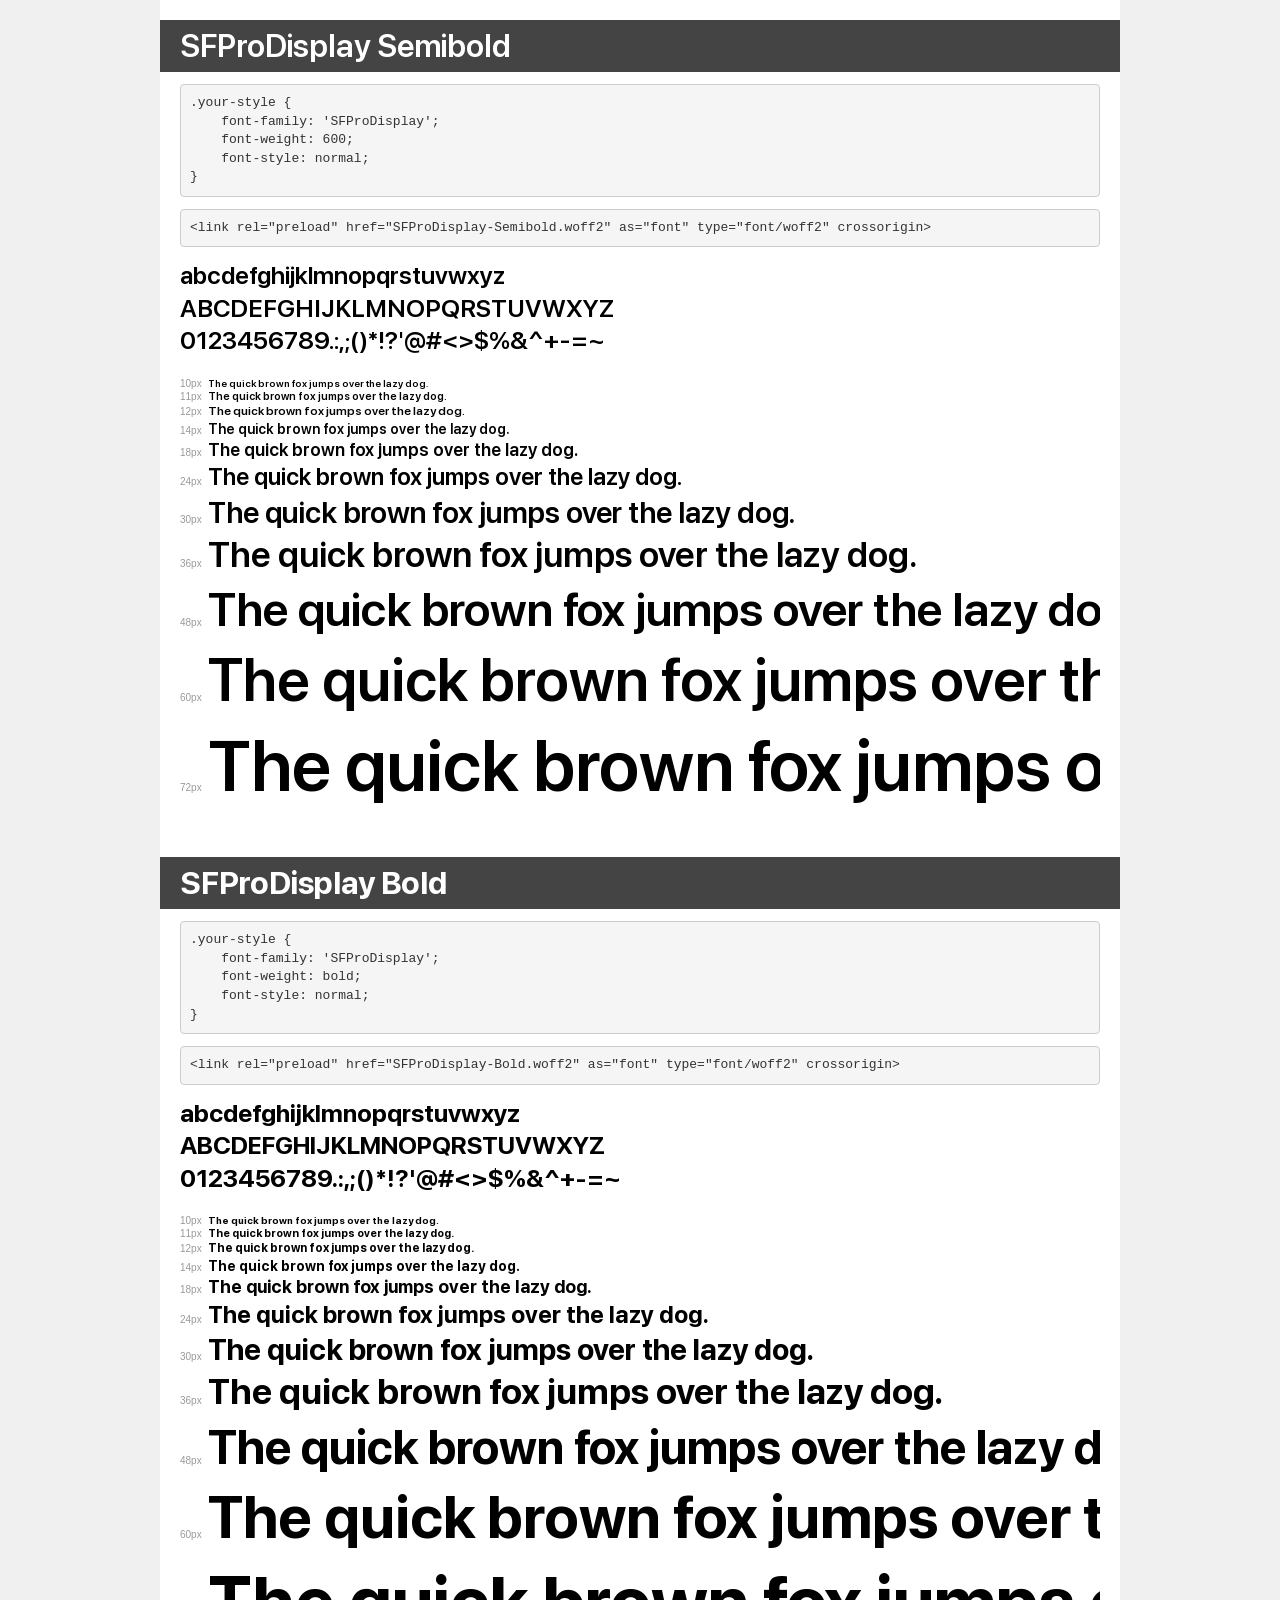
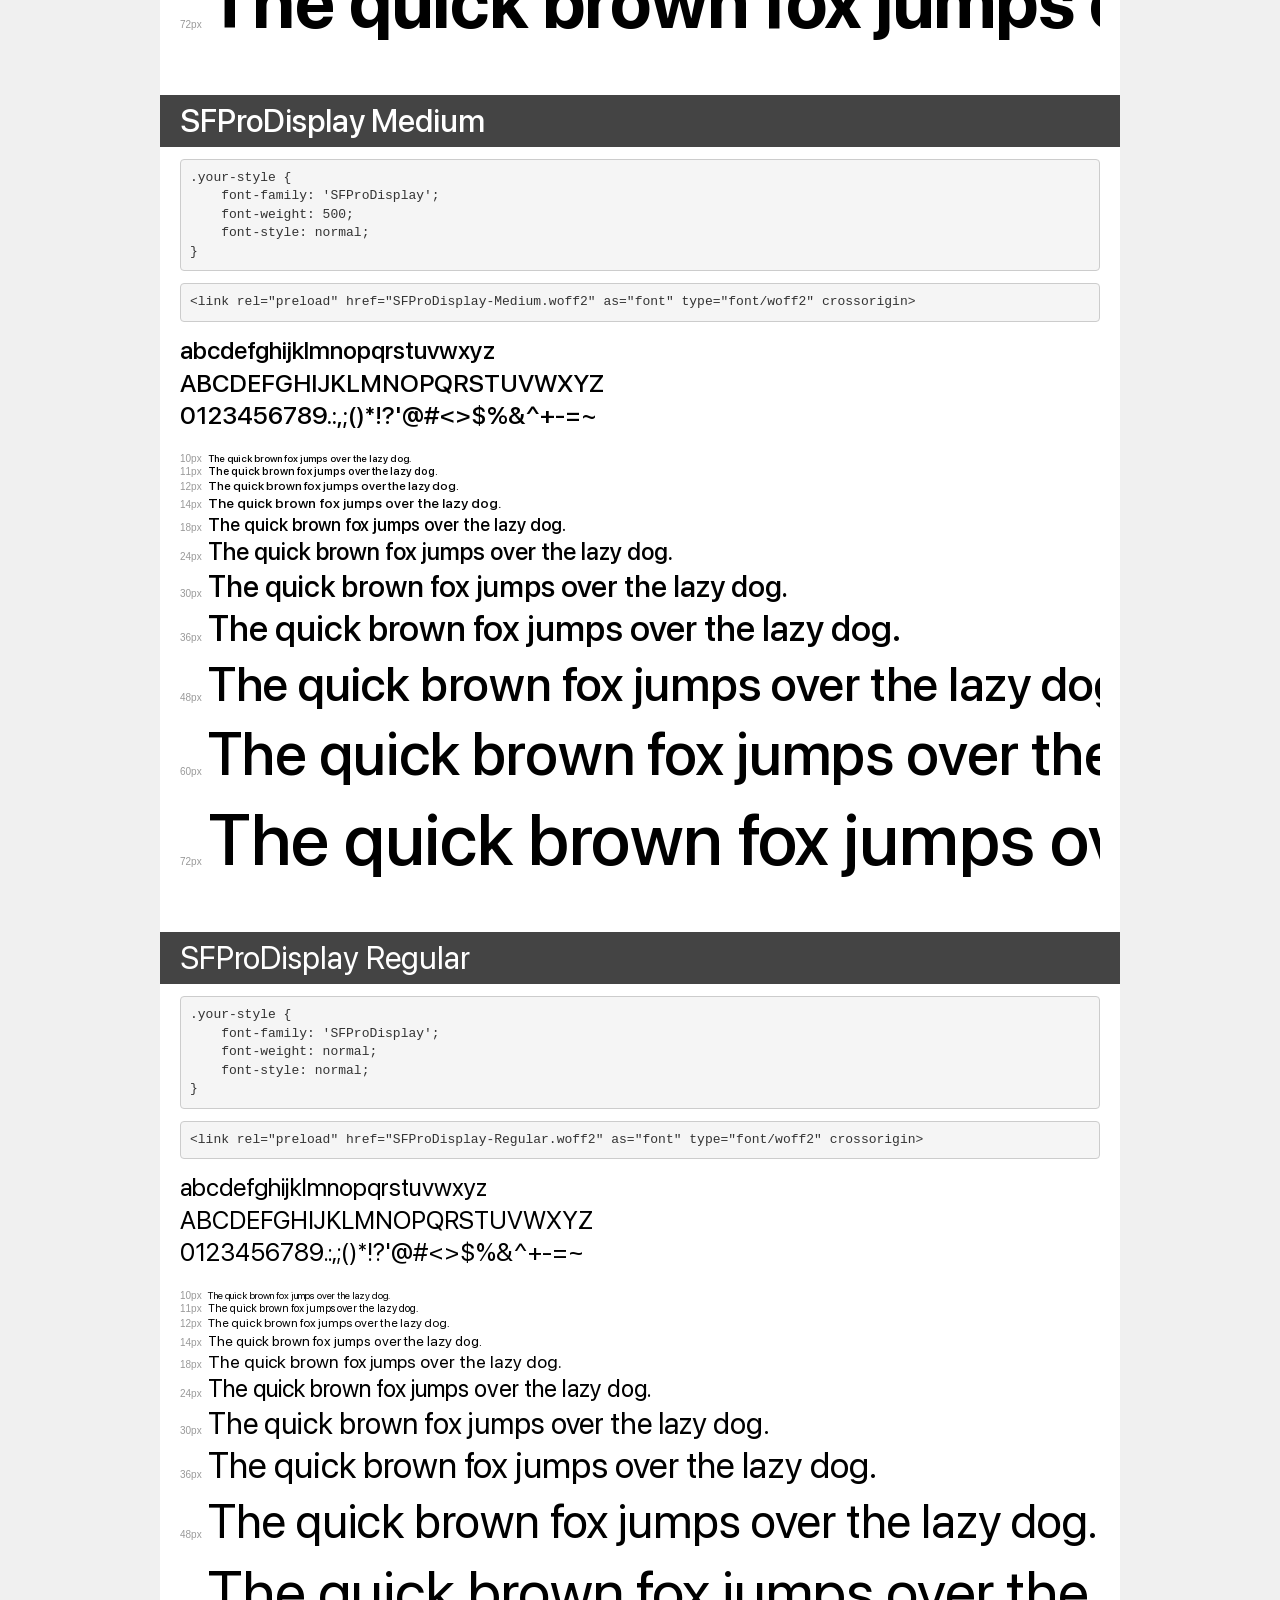
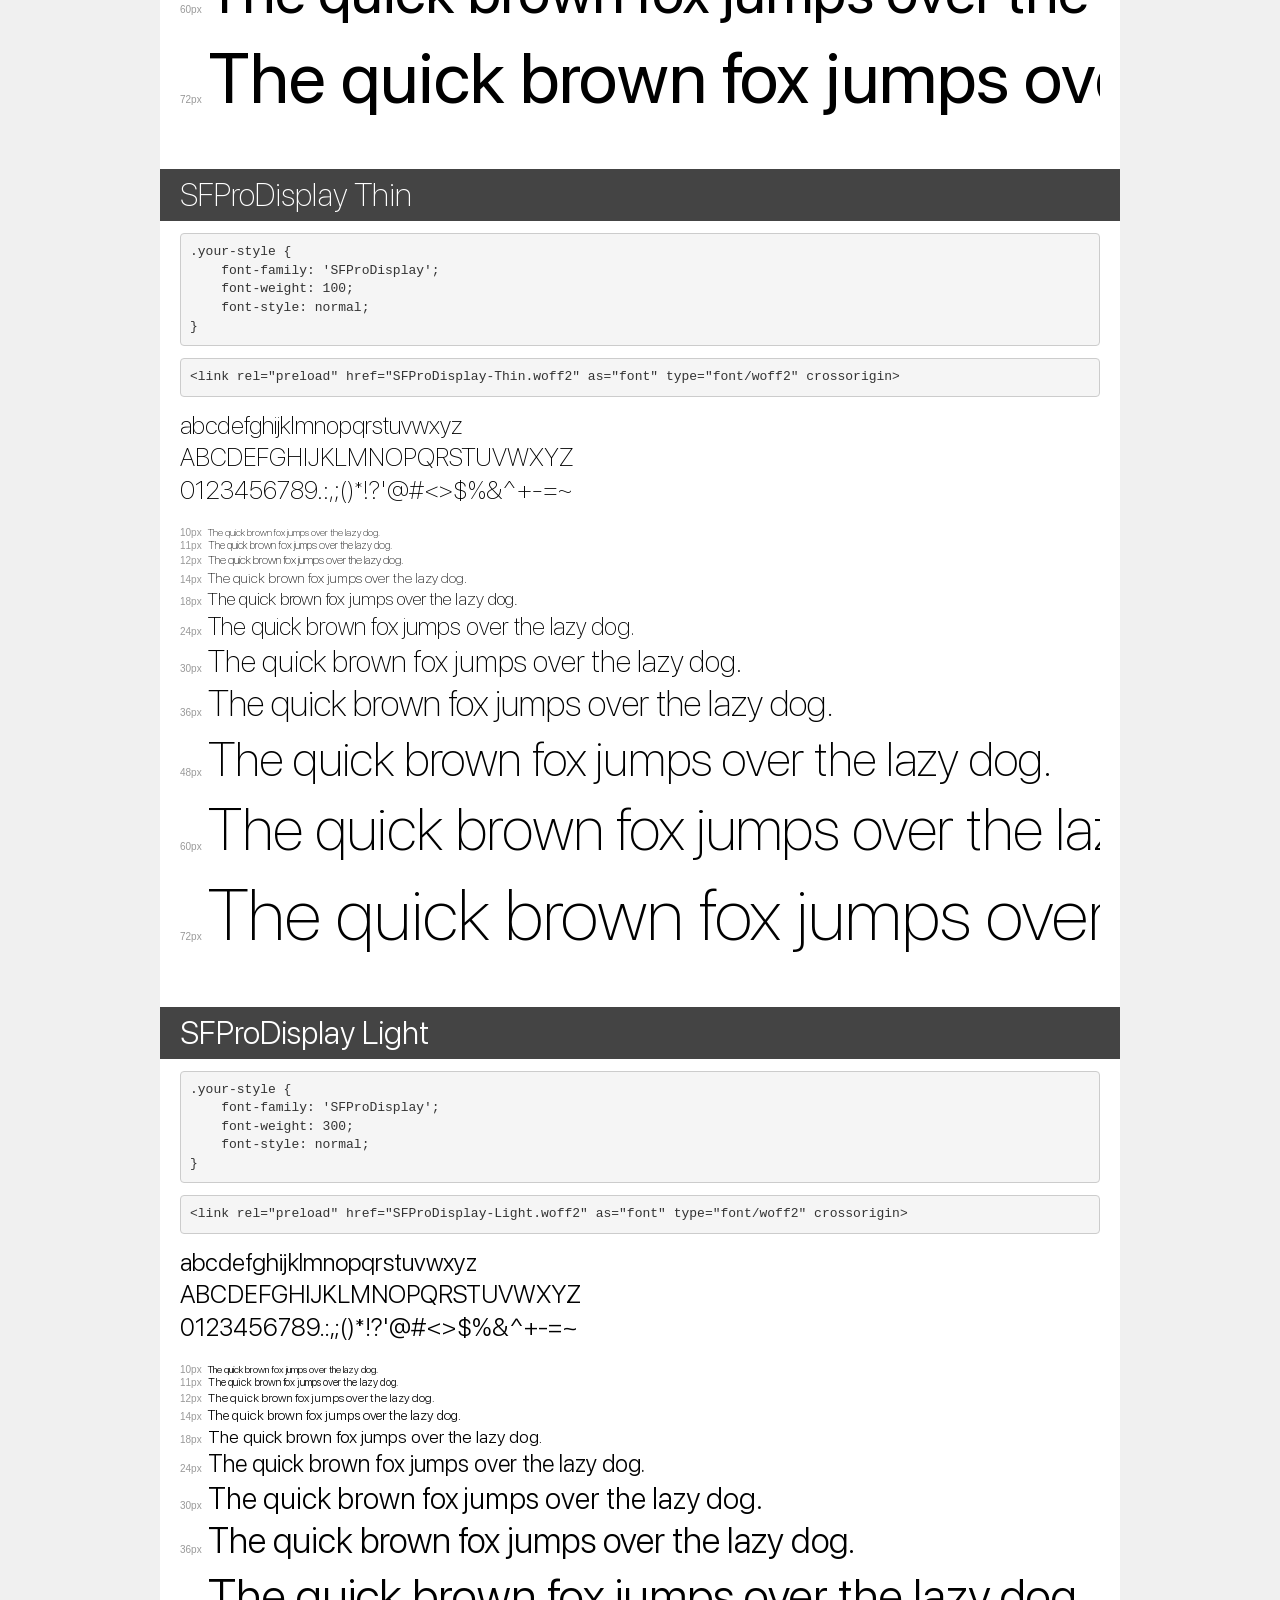
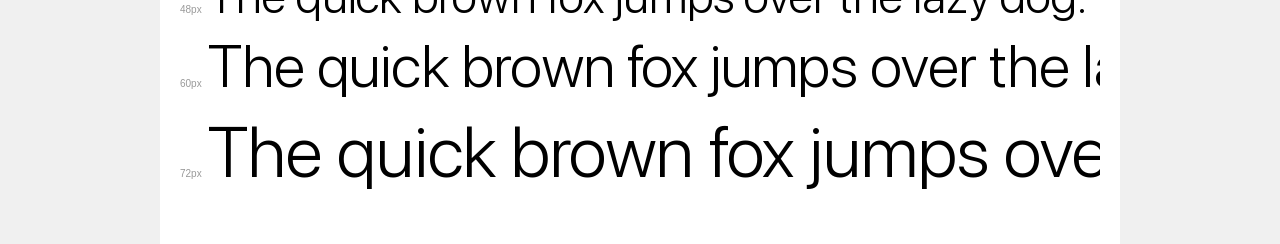
<file: assets/font/font-family/demo.html>
<!DOCTYPE html>
<html lang="en">
<head>
    <meta charset="utf-8">
    <meta http-equiv="X-UA-Compatible" content="IE=edge">
    <meta name="viewport" content="width=device-width, initial-scale=1">
    <meta name="robots" content="noindex, noarchive">
    <meta name="format-detection" content="telephone=no">
    <title>Transfonter demo</title>
    <link href="stylesheet.css" rel="stylesheet">
    <style>
        /*
        http://meyerweb.com/eric/tools/css/reset/
        v2.0 | 20110126
        License: none (public domain)
        */
        html, body, div, span, applet, object, iframe,
        h1, h2, h3, h4, h5, h6, p, blockquote, pre,
        a, abbr, acronym, address, big, cite, code,
        del, dfn, em, img, ins, kbd, q, s, samp,
        small, strike, strong, sub, sup, tt, var,
        b, u, i, center,
        dl, dt, dd, ol, ul, li,
        fieldset, form, label, legend,
        table, caption, tbody, tfoot, thead, tr, th, td,
        article, aside, canvas, details, embed,
        figure, figcaption, footer, header, hgroup,
        menu, nav, output, ruby, section, summary,
        time, mark, audio, video {
            margin: 0;
            padding: 0;
            border: 0;
            font-size: 100%;
            font: inherit;
            vertical-align: baseline;
        }
        /* HTML5 display-role reset for older browsers */
        article, aside, details, figcaption, figure,
        footer, header, hgroup, menu, nav, section {
            display: block;
        }
        body {
            line-height: 1;
        }
        ol, ul {
            list-style: none;
        }
        blockquote, q {
            quotes: none;
        }
        blockquote:before, blockquote:after,
        q:before, q:after {
            content: '';
            content: none;
        }
        table {
            border-collapse: collapse;
            border-spacing: 0;
        }
        /* demo styles */
        body {
            background: #f0f0f0;
            color: #000;
        }
        .page {
            background: #fff;
            width: 920px;
            margin: 0 auto;
            padding: 20px 20px 0 20px;
            overflow: hidden;
        }
        .font-container {
            overflow-x: auto;
            overflow-y: hidden;
            margin-bottom: 40px;
            line-height: 1.3;
            white-space: nowrap;
            padding-bottom: 5px;
        }
        h1 {
            position: relative;
            background: #444;
            font-size: 32px;
            color: #fff;
            padding: 10px 20px;
            margin: 0 -20px 12px -20px;
        }
        .letters {
            font-size: 25px;
            margin-bottom: 20px;
        }
        .s10:before {
            content: '10px';
        }
        .s11:before {
            content: '11px';
        }
        .s12:before {
            content: '12px';
        }
        .s14:before {
            content: '14px';
        }
        .s18:before {
            content: '18px';
        }
        .s24:before {
            content: '24px';
        }
        .s30:before {
            content: '30px';
        }
        .s36:before {
            content: '36px';
        }
        .s48:before {
            content: '48px';
        }
        .s60:before {
            content: '60px';
        }
        .s72:before {
            content: '72px';
        }
        .s10:before, .s11:before, .s12:before, .s14:before,
        .s18:before, .s24:before, .s30:before, .s36:before,
        .s48:before, .s60:before, .s72:before {
            font-family: Arial, sans-serif;
            font-size: 10px;
            font-weight: normal;
            font-style: normal;
            color: #999;
            padding-right: 6px;
        }
        pre {
            display: block;
            padding: 9px;
            margin: 0 0 12px;
            font-family: Monaco, Menlo, Consolas, "Courier New", monospace;
            font-size: 13px;
            line-height: 1.428571429;
            color: #333;
            font-weight: normal;
            font-style: normal;
            background-color: #f5f5f5;
            border: 1px solid #ccc;
            overflow-x: auto;
            border-radius: 4px;
        }
        /* responsive */
        @media (max-width: 959px) {
            .page {
                width: auto;
                margin: 0;
            }
        }
    </style>
</head>
<body>
<div class="page">
    <div class="demo">
        <h1 style="font-family: 'SFProDisplay'; font-weight: 600; font-style: normal;">SFProDisplay Semibold</h1>
        <pre title="Usage">.your-style {
    font-family: 'SFProDisplay';
    font-weight: 600;
    font-style: normal;
}</pre>
        <pre title="Preload (optional)">
&lt;link rel=&quot;preload&quot; href=&quot;SFProDisplay-Semibold.woff2&quot; as=&quot;font&quot; type=&quot;font/woff2&quot; crossorigin&gt;</pre>
        <div class="font-container" style="font-family: 'SFProDisplay'; font-weight: 600; font-style: normal;">
            <p class="letters">
                abcdefghijklmnopqrstuvwxyz<br>
ABCDEFGHIJKLMNOPQRSTUVWXYZ<br>
                0123456789.:,;()*!?'@#&lt;&gt;$%&^+-=~
            </p>
            <p class="s10" style="font-size: 10px;">The quick brown fox jumps over the lazy dog.</p>
            <p class="s11" style="font-size: 11px;">The quick brown fox jumps over the lazy dog.</p>
            <p class="s12" style="font-size: 12px;">The quick brown fox jumps over the lazy dog.</p>
            <p class="s14" style="font-size: 14px;">The quick brown fox jumps over the lazy dog.</p>
            <p class="s18" style="font-size: 18px;">The quick brown fox jumps over the lazy dog.</p>
            <p class="s24" style="font-size: 24px;">The quick brown fox jumps over the lazy dog.</p>
            <p class="s30" style="font-size: 30px;">The quick brown fox jumps over the lazy dog.</p>
            <p class="s36" style="font-size: 36px;">The quick brown fox jumps over the lazy dog.</p>
            <p class="s48" style="font-size: 48px;">The quick brown fox jumps over the lazy dog.</p>
            <p class="s60" style="font-size: 60px;">The quick brown fox jumps over the lazy dog.</p>
            <p class="s72" style="font-size: 72px;">The quick brown fox jumps over the lazy dog.</p>
        </div>
    </div>

    <div class="demo">
        <h1 style="font-family: 'SFProDisplay'; font-weight: bold; font-style: normal;">SFProDisplay Bold</h1>
        <pre title="Usage">.your-style {
    font-family: 'SFProDisplay';
    font-weight: bold;
    font-style: normal;
}</pre>
        <pre title="Preload (optional)">
&lt;link rel=&quot;preload&quot; href=&quot;SFProDisplay-Bold.woff2&quot; as=&quot;font&quot; type=&quot;font/woff2&quot; crossorigin&gt;</pre>
        <div class="font-container" style="font-family: 'SFProDisplay'; font-weight: bold; font-style: normal;">
            <p class="letters">
                abcdefghijklmnopqrstuvwxyz<br>
ABCDEFGHIJKLMNOPQRSTUVWXYZ<br>
                0123456789.:,;()*!?'@#&lt;&gt;$%&^+-=~
            </p>
            <p class="s10" style="font-size: 10px;">The quick brown fox jumps over the lazy dog.</p>
            <p class="s11" style="font-size: 11px;">The quick brown fox jumps over the lazy dog.</p>
            <p class="s12" style="font-size: 12px;">The quick brown fox jumps over the lazy dog.</p>
            <p class="s14" style="font-size: 14px;">The quick brown fox jumps over the lazy dog.</p>
            <p class="s18" style="font-size: 18px;">The quick brown fox jumps over the lazy dog.</p>
            <p class="s24" style="font-size: 24px;">The quick brown fox jumps over the lazy dog.</p>
            <p class="s30" style="font-size: 30px;">The quick brown fox jumps over the lazy dog.</p>
            <p class="s36" style="font-size: 36px;">The quick brown fox jumps over the lazy dog.</p>
            <p class="s48" style="font-size: 48px;">The quick brown fox jumps over the lazy dog.</p>
            <p class="s60" style="font-size: 60px;">The quick brown fox jumps over the lazy dog.</p>
            <p class="s72" style="font-size: 72px;">The quick brown fox jumps over the lazy dog.</p>
        </div>
    </div>

    <div class="demo">
        <h1 style="font-family: 'SFProDisplay'; font-weight: 500; font-style: normal;">SFProDisplay Medium</h1>
        <pre title="Usage">.your-style {
    font-family: 'SFProDisplay';
    font-weight: 500;
    font-style: normal;
}</pre>
        <pre title="Preload (optional)">
&lt;link rel=&quot;preload&quot; href=&quot;SFProDisplay-Medium.woff2&quot; as=&quot;font&quot; type=&quot;font/woff2&quot; crossorigin&gt;</pre>
        <div class="font-container" style="font-family: 'SFProDisplay'; font-weight: 500; font-style: normal;">
            <p class="letters">
                abcdefghijklmnopqrstuvwxyz<br>
ABCDEFGHIJKLMNOPQRSTUVWXYZ<br>
                0123456789.:,;()*!?'@#&lt;&gt;$%&^+-=~
            </p>
            <p class="s10" style="font-size: 10px;">The quick brown fox jumps over the lazy dog.</p>
            <p class="s11" style="font-size: 11px;">The quick brown fox jumps over the lazy dog.</p>
            <p class="s12" style="font-size: 12px;">The quick brown fox jumps over the lazy dog.</p>
            <p class="s14" style="font-size: 14px;">The quick brown fox jumps over the lazy dog.</p>
            <p class="s18" style="font-size: 18px;">The quick brown fox jumps over the lazy dog.</p>
            <p class="s24" style="font-size: 24px;">The quick brown fox jumps over the lazy dog.</p>
            <p class="s30" style="font-size: 30px;">The quick brown fox jumps over the lazy dog.</p>
            <p class="s36" style="font-size: 36px;">The quick brown fox jumps over the lazy dog.</p>
            <p class="s48" style="font-size: 48px;">The quick brown fox jumps over the lazy dog.</p>
            <p class="s60" style="font-size: 60px;">The quick brown fox jumps over the lazy dog.</p>
            <p class="s72" style="font-size: 72px;">The quick brown fox jumps over the lazy dog.</p>
        </div>
    </div>

    <div class="demo">
        <h1 style="font-family: 'SFProDisplay'; font-weight: normal; font-style: normal;">SFProDisplay Regular</h1>
        <pre title="Usage">.your-style {
    font-family: 'SFProDisplay';
    font-weight: normal;
    font-style: normal;
}</pre>
        <pre title="Preload (optional)">
&lt;link rel=&quot;preload&quot; href=&quot;SFProDisplay-Regular.woff2&quot; as=&quot;font&quot; type=&quot;font/woff2&quot; crossorigin&gt;</pre>
        <div class="font-container" style="font-family: 'SFProDisplay'; font-weight: normal; font-style: normal;">
            <p class="letters">
                abcdefghijklmnopqrstuvwxyz<br>
ABCDEFGHIJKLMNOPQRSTUVWXYZ<br>
                0123456789.:,;()*!?'@#&lt;&gt;$%&^+-=~
            </p>
            <p class="s10" style="font-size: 10px;">The quick brown fox jumps over the lazy dog.</p>
            <p class="s11" style="font-size: 11px;">The quick brown fox jumps over the lazy dog.</p>
            <p class="s12" style="font-size: 12px;">The quick brown fox jumps over the lazy dog.</p>
            <p class="s14" style="font-size: 14px;">The quick brown fox jumps over the lazy dog.</p>
            <p class="s18" style="font-size: 18px;">The quick brown fox jumps over the lazy dog.</p>
            <p class="s24" style="font-size: 24px;">The quick brown fox jumps over the lazy dog.</p>
            <p class="s30" style="font-size: 30px;">The quick brown fox jumps over the lazy dog.</p>
            <p class="s36" style="font-size: 36px;">The quick brown fox jumps over the lazy dog.</p>
            <p class="s48" style="font-size: 48px;">The quick brown fox jumps over the lazy dog.</p>
            <p class="s60" style="font-size: 60px;">The quick brown fox jumps over the lazy dog.</p>
            <p class="s72" style="font-size: 72px;">The quick brown fox jumps over the lazy dog.</p>
        </div>
    </div>

    <div class="demo">
        <h1 style="font-family: 'SFProDisplay'; font-weight: 100; font-style: normal;">SFProDisplay Thin</h1>
        <pre title="Usage">.your-style {
    font-family: 'SFProDisplay';
    font-weight: 100;
    font-style: normal;
}</pre>
        <pre title="Preload (optional)">
&lt;link rel=&quot;preload&quot; href=&quot;SFProDisplay-Thin.woff2&quot; as=&quot;font&quot; type=&quot;font/woff2&quot; crossorigin&gt;</pre>
        <div class="font-container" style="font-family: 'SFProDisplay'; font-weight: 100; font-style: normal;">
            <p class="letters">
                abcdefghijklmnopqrstuvwxyz<br>
ABCDEFGHIJKLMNOPQRSTUVWXYZ<br>
                0123456789.:,;()*!?'@#&lt;&gt;$%&^+-=~
            </p>
            <p class="s10" style="font-size: 10px;">The quick brown fox jumps over the lazy dog.</p>
            <p class="s11" style="font-size: 11px;">The quick brown fox jumps over the lazy dog.</p>
            <p class="s12" style="font-size: 12px;">The quick brown fox jumps over the lazy dog.</p>
            <p class="s14" style="font-size: 14px;">The quick brown fox jumps over the lazy dog.</p>
            <p class="s18" style="font-size: 18px;">The quick brown fox jumps over the lazy dog.</p>
            <p class="s24" style="font-size: 24px;">The quick brown fox jumps over the lazy dog.</p>
            <p class="s30" style="font-size: 30px;">The quick brown fox jumps over the lazy dog.</p>
            <p class="s36" style="font-size: 36px;">The quick brown fox jumps over the lazy dog.</p>
            <p class="s48" style="font-size: 48px;">The quick brown fox jumps over the lazy dog.</p>
            <p class="s60" style="font-size: 60px;">The quick brown fox jumps over the lazy dog.</p>
            <p class="s72" style="font-size: 72px;">The quick brown fox jumps over the lazy dog.</p>
        </div>
    </div>

    <div class="demo">
        <h1 style="font-family: 'SFProDisplay'; font-weight: 300; font-style: normal;">SFProDisplay Light</h1>
        <pre title="Usage">.your-style {
    font-family: 'SFProDisplay';
    font-weight: 300;
    font-style: normal;
}</pre>
        <pre title="Preload (optional)">
&lt;link rel=&quot;preload&quot; href=&quot;SFProDisplay-Light.woff2&quot; as=&quot;font&quot; type=&quot;font/woff2&quot; crossorigin&gt;</pre>
        <div class="font-container" style="font-family: 'SFProDisplay'; font-weight: 300; font-style: normal;">
            <p class="letters">
                abcdefghijklmnopqrstuvwxyz<br>
ABCDEFGHIJKLMNOPQRSTUVWXYZ<br>
                0123456789.:,;()*!?'@#&lt;&gt;$%&^+-=~
            </p>
            <p class="s10" style="font-size: 10px;">The quick brown fox jumps over the lazy dog.</p>
            <p class="s11" style="font-size: 11px;">The quick brown fox jumps over the lazy dog.</p>
            <p class="s12" style="font-size: 12px;">The quick brown fox jumps over the lazy dog.</p>
            <p class="s14" style="font-size: 14px;">The quick brown fox jumps over the lazy dog.</p>
            <p class="s18" style="font-size: 18px;">The quick brown fox jumps over the lazy dog.</p>
            <p class="s24" style="font-size: 24px;">The quick brown fox jumps over the lazy dog.</p>
            <p class="s30" style="font-size: 30px;">The quick brown fox jumps over the lazy dog.</p>
            <p class="s36" style="font-size: 36px;">The quick brown fox jumps over the lazy dog.</p>
            <p class="s48" style="font-size: 48px;">The quick brown fox jumps over the lazy dog.</p>
            <p class="s60" style="font-size: 60px;">The quick brown fox jumps over the lazy dog.</p>
            <p class="s72" style="font-size: 72px;">The quick brown fox jumps over the lazy dog.</p>
        </div>
    </div>

</div>
</body>
</html>
</file>
<file: assets/font/font-family/stylesheet.css>
@font-face {
    font-family: 'SFProDisplay';
    src: url('SFProDisplay-Semibold.woff2') format('woff2'),
        url('SFProDisplay-Semibold.woff') format('woff');
    font-weight: 600;
    font-style: normal;
    font-display: swap;
}

@font-face {
    font-family: 'SFProDisplay';
    src: url('SFProDisplay-Bold.woff2') format('woff2'),
        url('SFProDisplay-Bold.woff') format('woff');
    font-weight: bold;
    font-style: normal;
    font-display: swap;
}

@font-face {
    font-family: 'SFProDisplay';
    src: url('SFProDisplay-Medium.woff2') format('woff2'),
        url('SFProDisplay-Medium.woff') format('woff');
    font-weight: 500;
    font-style: normal;
    font-display: swap;
}

@font-face {
    font-family: 'SFProDisplay';
    src: url('SFProDisplay-Regular.woff2') format('woff2'),
        url('SFProDisplay-Regular.woff') format('woff');
    font-weight: normal;
    font-style: normal;
    font-display: swap;
}

@font-face {
    font-family: 'SFProDisplay';
    src: url('SFProDisplay-Thin.woff2') format('woff2'),
        url('SFProDisplay-Thin.woff') format('woff');
    font-weight: 100;
    font-style: normal;
    font-display: swap;
}

@font-face {
    font-family: 'SFProDisplay';
    src: url('SFProDisplay-Light.woff2') format('woff2'),
        url('SFProDisplay-Light.woff') format('woff');
    font-weight: 300;
    font-style: normal;
    font-display: swap;
}
</file>
<file: assets/css/style.css>
body {
    background-color: #fff;
    font-family: 'SFProDisplay', sans-serif;
    font-weight: 400;
    font-size: 14px;
    line-height: normal;
    color: #242424;
}

*,
html {
    margin: 0px;
    padding: 0px;
}

a {
    color: #242424;
    display: inline-block;
}

a:hover,
a:active {
    color: #242424;
    text-decoration: none;
}

a,
*:hover,
*:focus,
*:active :focus {
    text-decoration: none;
    /* outline: none !important;
    outline-offset: 0 !important; */
}

::-webkit-scrollbar {
    width: 5px;
    background-color: #fff;
}

::-webkit-scrollbar-thumb {
    background-color: #C3C3C3;
}

a img,
img {
    border: none;
    outline: none !important;
    outline-offset: 0 !important;
}

a,
i,
input {
    transition: all 0.4s ease-in-out 0s;
    -webkit-transition: all 0.4s ease-in-out 0s;
    -moz-transition: all 0.4s ease-in-out 0s;
    -o-transition: all 0.4s ease-in-out 0s;
    -ms-transition: all 0.4s ease-in-out 0s;
}

.btn {
    background-color: #C67C4E;
    padding: 19px 20px;
    border: 1px solid #C67C4E;
    color: #fff;
    line-height: 1;
    font-size: 16px;
    font-weight: 400;
    letter-spacing: 0.2px;
    font-family: 'SFProDisplay', sans-serif;
    text-transform: capitalize;
    box-shadow: none;
    min-width: 185px;
    text-align: center;
    align-items: center;
    justify-content: center;
    display: flex;
    border-radius: 12px;
    cursor: pointer !important;
    transition: all .4s ease-in-out 0s;
    -moz-transition: all .4s ease-in-out 0s;
    -webkit-transition: all .4s ease-in-out 0s;
    -o-transition: all .4s ease-in-out 0s;
}

.btn:active {
    background: #C67C4E !important;
    color: #fff !important;
    border-color: #C67C4E !important;
}

.btn:hover,
.btn:focus {
    background: #C3C3C3 !important;
    color: #242424 !important;
    box-shadow: none;
    outline: none;
    border-color: #C3C3C3 !important;
}

.btn:focus-visible {
    outline: none !important;
    box-shadow: none !important;
}

/* Form & Input Style 
==================================================== */
textarea.form-control {
    padding-right: 5px;
    resize: none;
    overflow: auto;
    height: 90px;
}

/* Label CSS */
label.form-label {
    font-size: 14px;
    color: #242424;
    margin-bottom: 10px;
}

.dropdown-item.active,
.dropdown-item:active {
    background-color: inherit !important;
    color: inherit !important;
}

/* Password Icon Start */
.password-icon i {
    color: #666666;
    font-size: 18px;
    cursor: pointer;
    position: absolute;
    right: 15px;
    top: 0;
    bottom: 0;
    margin: auto;
    height: 18px;
}

.password-icon {
    position: relative;
}

.field-group {
    margin-bottom: 30px;
    position: relative;
}

.form>.field-group:last-of-type {
    margin-bottom: 0;
}

.form-control[disabled] {
    opacity: 0.5;
}

.form-control.border,
.select2-container .select2-selection--multiple {
    background-color: #fff;
    border: 1px solid #D8DADC !important;
    border-radius: 12px;
    box-shadow: none;
    -webkit-box-shadow: none;
    -moz-box-shadow: none;
    font-size: 16px;
    color: #242424;
    -webkit-appearance: none;
    font-family: 'SFProDisplay', sans-serif;
    font-weight: 300;
    padding: 14px 16px;
}

/* Focus CSS */
.form-control.border:focus,
.form-select.border:focus,
.select2-container .select2-selection--multiple:focus {
    box-shadow: none;
    -webkit-box-shadow: none;
    -moz-box-shadow: none;
    border-color: #C67C4E !important;
}

/* Placeholder CSS */
.form-control.border::placeholder {
    color: #808080;
    font-weight: 300;
    font-size: 16px;
}

.form-control.border::-moz-placeholder {
    color: #808080;
    font-weight: 300;
    font-size: 16px;
}

.form-control.border:-ms-input-placeholder {
    color: #808080;
    font-weight: 300;
    font-size: 16px;
}

.form-control.border::-webkit-input-placeholder {
    color: #808080;
    font-weight: 300;
    font-size: 16px;
}

.form-control.border::-o-input-placeholder {
    color: #808080;
    font-weight: 300;
    font-size: 16px;
}

textarea.form-control.border {
    height: 108px;
}

/* ── Universal (Chrome, Edge, Opera) ── */
input:autofill,
input::-webkit-autofill,
input::-webkit-autofill:hover,
input::-webkit-autofill:focus,
textarea::-webkit-autofill,
textarea::-webkit-autofill:hover,
textarea::-webkit-autofill:focus,
select::-webkit-autofill,
select::-webkit-autofill:hover,
select::-webkit-autofill:focus {
    -webkit-box-shadow: 0 0 0px 1000px #fff inset !important;
}

/* ── Fix Safari autofill yellow background ── */
input:autofill,
input:-webkit-autofill-strong-password,
input:-webkit-autofill-strong-password-viewable,
input:-webkit-autofill-and-obscured {
    background-color: #fff !important;
    border-color: #C67C4E !important;
    transition: background-color 5000s ease-in-out 0s;
}

/* ── Safari autofill input icon remove ── */
input::-webkit-contacts-auto-fill-button {
    visibility: hidden;
    display: none !important;
    pointer-events: none;
    position: absolute;
    right: 0;
}

/* ── Firefox autofill fix ── */
input:-moz-autofill,
input:-moz-autofill-preview {
    filter: none !important;
    background-color: #ffffff !important;
    transition: background-color 5000s ease-in-out 0s;
}



/************* Multi Select Dropdown > Custom *************/
.select2-container .select2-search--inline .select2-search__field {
    margin: 0;
    font-size: 16px;
    font-weight: 300;
    font-family: 'SFProDisplay', sans-serif;
}

.select2-container .select2-selection--multiple .select2-selection__rendered {
    display: inline-flex;
    gap: 4px 6px;
    flex-wrap: wrap;
    margin-bottom: 0;
    /* margin-right: 12px; */
}

.select2-container--default .select2-selection--multiple .select2-selection__choice {
    padding: 6px 12px;
    margin: 0;
    border-radius: 50px;
    line-height: 1;
    border-color: #c47a4a;
    font-size: 14px;
    color: #fff;
    font-weight: 400;
    background-color: #c47a4a;
    display: inline-flex;
    align-items: center;
    flex-direction: row-reverse;
}

.select2-container--default .select2-selection--multiple .select2-selection__choice__display {
    padding: 0;
}

.select2-container--default .select2-selection--multiple .select2-selection__choice__remove {
    position: static;
    border: none;
    padding: 0 0 0 6px;
    color: #fff;
}

.select2-container--default .select2-selection--multiple .select2-selection__choice__remove:hover,
.select2-container--default .select2-selection--multiple .select2-selection__choice__remove:focus {
    background-color: transparent;
    color: #fff;
}

.select2-results__option--selectable {
    padding: 8px 16px;
}

.select2-container--default .select2-results__option--highlighted.select2-results__option--selectable {
    background-color: #C67C4E;
}

.select2-dropdown {
    border-color: #D8DADC;
}

.select2-container .select2-selection--multiple .select2-selection__clear {
    color: #c67c4e;
    margin-top: 0;
    font-size: 1.3em;
    height: auto;
    right: 30px;
    padding: 1px;
    line-height: 1;
    text-align: center;
}

.select2-selection.select2-selection--multiple.select2-selection--clearable>.select2-search.select2-search--inline {
    display: none;
}

.select2-selection--multiple::after {
    position: absolute;
    content: "";
    right: 16px;
    top: 16px;
    width: 16px;
    height: 20px;
    background-image: url(../images/btnnav-icon.svg);
    background-repeat: no-repeat;
    background-size: 100%;
    background-position: center;
    transition: transform 0.3s ease;
}

.select2-selection--multiple[aria-expanded="true"]::after {
    transform: scaleY(-1);
    -webkit-transform: scaleY(-1);
    -moz-transform: scaleY(-1);
    -ms-transform: scaleY(-1);
    -o-transform: scaleY(-1);
}

/* WebKit (Chrome, Safari, Edge) */
.select2-container--default .select2-results>.select2-results__options::-webkit-scrollbar {
    width: 4px;
}

.select2-container--default .select2-results>.select2-results__options::-webkit-scrollbar-track {
    background: #f1f1f1;
    border-radius: 10px;
}

.select2-container--default .select2-results>.select2-results__options::-webkit-scrollbar-thumb {
    background: #C67C4E;
    border-radius: 10px;
}

.select2-container--default .select2-results>.select2-results__options::-webkit-scrollbar-thumb:hover {
    background: #a85f35;
}

/* Firefox */
.select2-container--default .select2-results>.select2-results__options {
    scrollbar-width: thin;
    scrollbar-color: #dddddd;
}

/* new */
.custom-multiselect .select-box,
.arrow-input-wrap {
    position: relative;
    width: 100%;
}

.arrow-input-wrap::after {
    content: "";
    position: absolute;
    right: 18px;
    top: 50%;
    width: 16px;
    height: 16px;
    background-image: url(../images/btnnav-icon.svg);
    background-repeat: no-repeat;
    background-size: 100%;
    background-position-y: center;
    transform: translateY(-50%);
    -webkit-transform: translateY(-50%);
    -moz-transform: translateY(-50%);
    -ms-transform: translateY(-50%);
    -o-transform: translateY(-50%);
}

.custom-multiselect .dropdown {
    display: none;
    width: 100%;
    border: 1px solid #D8DADC;
    background: #fff;
    max-height: 200px;
    overflow-y: auto;
    padding: 16px 16px;
    border-radius: 12px;
    box-shadow: 2px 4px 15px 0 rgba(0, 0, 0, 10%);
    margin-top: 8px;
}

.custom-multiselect .dropdown::-webkit-scrollbar {
    width: 4px;
}

.custom-multiselect .dropdown::-webkit-scrollbar-track {
    background: transparent;
}

.custom-multiselect .dropdown::-webkit-scrollbar-thumb {
    background-color: #ccc;
    border-radius: 10px;
}

.custom-multiselect .dropdown .checkbox {
    display: flex;
    align-items: center;
    gap: 10px;
    cursor: pointer;
    margin-bottom: 10px;
    padding-bottom: 10px;
    border-bottom: 1px dashed #D8DADC;
}

.custom-multiselect .dropdown .checkbox:last-child {
    border-bottom: 0;
    padding-bottom: 0;
    margin-bottom: 0;
}

.custom-multiselect .dropdown .checkbox span {
    display: block;
}

.custom-multiselect input[type="checkbox"] {
    display: none !important;
}

.checkmark {
    width: 20px;
    height: 20px;
    border: 2px solid #D8DADC;
    border-radius: 4px;
    display: inline-block;
    position: relative;
}

.checkmark::after {
    content: "\f00c";
    position: absolute;
    font: normal normal normal 14px / 1 FontAwesome;
    width: 100%;
    height: 100%;
    transform: scale(0);
    -moz-transform: scale(0);
    -ms-transform: scale(0);
    -o-transform: scale(0);
    opacity: 0;
    font-size: 12px;
    display: flex;
    align-items: center;
    justify-content: center;
    transform-origin: center;
    will-change: transform;
    transition: all 0.3s cubic-bezier(0.4, 0, 0.2, 1);
    -webkit-transition: all 0.3s cubic-bezier(0.4, 0, 0.2, 1);
    -moz-transition: all 0.3s cubic-bezier(0.4, 0, 0.2, 1);
    -ms-transition: all 0.3s cubic-bezier(0.4, 0, 0.2, 1);
    -o-transition: all 0.3s cubic-bezier(0.4, 0, 0.2, 1);
}

/* When checked */
label input:checked+.checkmark,
label input:checked~.checkmark {
    background-color: #c47a4a;
    border-color: #c47a4a;
}

label input:checked+.checkmark::after,
label input:checked~.checkmark::after {
    opacity: 1;
    color: #fff;
    transform: scale(1);
    -webkit-transform: scale(1);
    -moz-transform: scale(1);
    -ms-transform: scale(1);
    -o-transform: scale(1);
}

.custom-multiselect .selected-tags {
    display: flex;
    flex-wrap: wrap;
    gap: 0 5px;
}

.custom-multiselect .selected-tags .tag {
    font-size: 14px;
    background-color: #C67C4E;
    border-color: #C67C4E;
    color: #fff;
    border-radius: 10px;
    padding: 10px 12px;
    letter-spacing: 0.2px;
    display: inline-flex;
    align-items: center;
    gap: 6px;
    margin: 8px 0;
}

.custom-multiselect .selected-tags .tag .tag-remove {
    width: 10px;
    height: 10px;
}

.custom-multiselect .selected-tags .tag .close-icon {
    display: inline-block;
    cursor: pointer;
}

/* end */


/************* Tag-style Radio Button & Checkbox *************/
.tag-group {
    display: flex;
    flex-wrap: wrap;
    gap: 10px;
}

.tag {
    display: inline-flex;
    align-items: center;
    padding: 6px 12px;
    border: 1px solid #D8DADC;
    border-radius: 20px;
    font-size: 14px;
    color: #4D4D4D;
    cursor: pointer;
    transition: all .4s ease;
    background: #fff;
    -webkit-transition: all .4s ease;
    -moz-transition: all .4s ease;
    -ms-transition: all .4s ease;
    -o-transition: all .4s ease;
}

.tag-group input {
    display: none;
}

.tag-group input:checked+span {
    background: #c97a45;
    color: #fff;
    border-color: #C67C4E;
}

.tag-group input:checked+.tag .tag-icon {
    stroke: #fff !important;
    fill: #fff !important;
}

.tag:hover {
    color: #C67C4E;
    border-color: #C67C4E;
}

.tag:hover .tag-icon {
    stroke: #C67C4E;
    fill: #C67C4E;
}

.tag-icon {
    width: 22px;
    height: 22px;
    transition: all .4s ease;
    -webkit-transition: all .4s ease;
    -moz-transition: all .4s ease;
    -ms-transition: all .4s ease;
    -o-transition: all .4s ease;
}

/* end */

/************* Select Toggle Field > custom *************/
.toggle-card .toggleslide {
    width: 60px;
    height: 30px;
    display: inline-block;
    background: #e6e6e6;
    border-radius: 30px;
    position: relative;
    cursor: pointer;
    transition: .2s;
    padding: 4px;
    -webkit-transition: .2s;
    -moz-transition: .2s;
    -ms-transition: .2s;
    -o-transition: .2s;
}

.toggle-card .toggleslide::after {
    content: "";
    width: 22px;
    height: 22px;
    background: #fff;
    border-radius: 50%;
    position: absolute;
    top: 50%;
    left: 4px;
    transform: translateY(-50%);
    box-shadow: 0 2px 4px rgba(0, 0, 0, 0.15);
    transition: .4s;
}

.toggle-card .checkbox:checked+.toggleslide {
    background: #C67C4E;
}

.toggle-card .checkbox:checked+.toggleslide::after {
    transform: translate(30px, -50%);
    -webkit-transform: translate(30px, -50%);
    -moz-transform: translate(30px, -50%);
    -ms-transform: translate(30px, -50%);
    -o-transform: translate(30px, -50%);
}

.toggle-card .checkbox {
    display: none;
}

.toggle-content {
    display: flex;
    align-items: center;
    gap: 10px;
    padding-right: 12px;
}

.toggle-card {
    display: flex;
    align-items: center;
    justify-content: space-between;
    background-color: #fff;
    border-radius: 12px;
    padding: 16px;
}

.text-content .subtitle {
    font-size: 16px;
    font-weight: 500;
}

.text-content p {
    color: #797979;
}

/* end */


/*************  Toggle Input Switch > Custom *************/
.switch-toggle-wrap {
    position: relative;
    display: flex;
    padding: 4px;
    border-radius: 50px;
    -webkit-border-radius: 50px;
    -moz-border-radius: 50px;
    -ms-border-radius: 50px;
    -o-border-radius: 50px;
    background-color: #fff;
    padding: 4px;
    overflow: hidden;
    border: 1px solid #D8DADC;
}

.switch-toggle-label {
    position: relative;
    flex: 1;
    text-align: center;
    background-color: #fff;
    color: #888;
    font-size: 16px;
    padding: 14px 16px;
    cursor: pointer;
    text-align: center;
    border-radius: 50px;
    transition: all 0.35s cubic-bezier(0.4, 0, 0.2, 1);
    -webkit-transition: all 0.35s cubic-bezier(0.4, 0, 0.2, 1);
    -moz-transition: all 0.35s cubic-bezier(0.4, 0, 0.2, 1);
    -ms-transition: all 0.35s cubic-bezier(0.4, 0, 0.2, 1);
    -o-transition: all 0.35s cubic-bezier(0.4, 0, 0.2, 1);
}

.switch-toggle-label .labeltext {
    display: inline-block;
    position: relative;
    z-index: 2;
}

.switch-toggle-wrap input {
    display: none;
}

.switch-toggle-wrap .switch-toggle-label:has(input:checked) {
    /* background: #C67C4E; */
    color: #fff;
}

.slide-bg {
    position: absolute;
    z-index: 1;
    width: calc(50% - 8px);
    height: calc(100% - 8px);
    background: #C67C4E;
    border-radius: 50px;
    -webkit-border-radius: 50px;
    -moz-border-radius: 50px;
    -ms-border-radius: 50px;
    -o-border-radius: 50px;
    transition: all 0.35s cubic-bezier(0.4, 0, 0.2, 1);
    transform-origin: left center;
    -webkit-transition: all 0.35s cubic-bezier(0.4, 0, 0.2, 1);
    -moz-transition: all 0.35s cubic-bezier(0.4, 0, 0.2, 1);
    -ms-transition: all 0.35s cubic-bezier(0.4, 0, 0.2, 1);
    -o-transition: all 0.35s cubic-bezier(0.4, 0, 0.2, 1);
}

.switch-toggle-label.free:has(input:checked)~.slide-bg {
    transform: translateX(0);
    -webkit-transform: translateX(0);
    -moz-transform: translateX(0);
    -ms-transform: translateX(0);
    -o-transform: translateX(0);
}

.switch-toggle-label.premium:has(input:checked)~.slide-bg {
    transform: translateX(calc(100% + 8px));
    -webkit-transform: translateX(calc(100% + 8px));
    -moz-transform: translateX(calc(100% + 8px));
    -ms-transform: translateX(calc(100% + 8px));
    -o-transform: translateX(calc(100% + 8px));
}

/* end */


/************* Password Field > custom *************/
.password-wrapper {
    position: relative;
}

.password-wrapper input {
    padding-right: 40px;
}

.password-wrapper .toggle-password {
    position: absolute;
    right: 12px;
    top: 50%;
    transform: translateY(-50%);
    cursor: pointer;
    color: #242424;
    -webkit-transform: translateY(-50%);
    -moz-transform: translateY(-50%);
    -ms-transform: translateY(-50%);
    -o-transform: translateY(-50%);
}

/* end */


/************* Phone number code Field > custom *************/
.error-msg {
    color: #FF3B30;
    font-size: 12px;
    line-height: 22px;
}

.country-code.input-group-text {
    border-top-right-radius: 0;
    border-bottom-right-radius: 0;
}

.phone-wrapper .form-control.border {
    border-top-left-radius: 0;
    border-bottom-left-radius: 0;
    margin-left: -1px;
}

.phone-wrapper {
    display: flex;
}

/* end   */


/************* Radio Buttton Field > custom *************/
.radio-field-wrap {
    display: flex;
    flex-wrap: wrap;
    align-items: center;
    gap: 20px;
    padding: 12px 0;
}

.option-item {
    display: flex;
    align-items: center;
    gap: 10px;
    cursor: pointer;
    position: relative;
}

.radiobtn {
    width: 22px;
    height: 22px;
    border: 1.5px solid #D8DADC;
    border-radius: 50px;
    display: inline-block;
    position: relative;
    flex-shrink: 0;
}

.radiobtn::after {
    content: "";
    width: 12px;
    height: 12px;
    background: #c47a4a;
    border-radius: 50%;
    position: absolute;
    top: 50%;
    left: 50%;
    transform: translate(-50%, -50%) scale(0);
    transition: 0.2s ease;
    -webkit-transform: translate(-50%, -50%) scale(0);
    -moz-transform: translate(-50%, -50%) scale(0);
    -ms-transform: translate(-50%, -50%) scale(0);
    -o-transform: translate(-50%, -50%) scale(0);
}

.option-item input:checked~.radiobtn {
    border-color: #c47a4a;
}

.option-item input:checked~.radiobtn::after {
    transform: translate(-50%, -50%) scale(1);
}

.option-item input {
    display: none;
}

/* end */

/*************  Upload Document > Custom *************/
.upload-box {
    border: 2px dashed #C67C4E;
    background: #FEF8F4;
    text-align: center;
    cursor: pointer;
    padding: 20px;
    border-radius: 16px;
    transition: 0.2s ease;
    -webkit-transition: 0.2s ease;
    -moz-transition: 0.2s ease;
    -ms-transition: 0.2s ease;
    -o-transition: 0.2s ease;
    -webkit-border-radius: 16px;
    -moz-border-radius: 16px;
    -ms-border-radius: 16px;
    -o-border-radius: 16px;
}

.upload-box:hover {
    background: #f5f5f5;
}

.upload-box.dragover {
    border-color: #c47a4a;
    background: #fff7f2;
}

.upload-box p {
    color: #242424;
    font-size: 16px;
    font-weight: 600;
    margin: 10px auto 4px;
}

.upload-box small {
    color: #808080;
    font-size: 12px;
    font-weight: 300;
}

.upload-box .file-upload-icon {
    width: 50px;
}

.file-item .remove-file {
    position: absolute;
    right: 5px;
    top: 4px;
    cursor: pointer;
}

.file-item .remove-file img {
    width: 21px;
    height: 21px;
}

.progress {
    height: 4px;
    background: #ddd;
    border-radius: 4px;
    margin-top: 8px;
    overflow: hidden;
    display: none;
}

.progress-bar {
    height: 100%;
    width: 0%;
    background: #c47a4a;
    transition: width 0.3s;
}

.file-item {
    margin: 12px 0 0;
    position: relative;
}

.file-item .file-top {
    display: flex;
    align-items: center;
    gap: 10px;
}

.file-item .file-attched-img {
    position: relative;
    overflow: hidden;
    background-color: rgba(135, 77, 37, 0.1);
    border-radius: 12px;
    -webkit-border-radius: 12px;
    -moz-border-radius: 12px;
    -ms-border-radius: 12px;
    -o-border-radius: 12px;
}

.file-item .file-image-preview {
    width: 80px;
    max-height: 80px;
    object-fit: cover;
    aspect-ratio: 80 / 80;
}

.file-item .file-doc-icon {
    position: relative;
    overflow: hidden;
}

.file-item .file-icon {
    width: 80px;
    max-height: 80px;
    aspect-ratio: 80 / 80;
}

.file-item .file-name,
.file-item .file-size {
    font-size: 14px;
    color: #242424;
}

.file-item .file-name {
    text-transform: lowercase;
}

/* end */

/************* Date Picker > custom in flatpickr *************/
.flatpickr-calendar {
    border-radius: 12px;
    -webkit-border-radius: 12px;
    -moz-border-radius: 12px;
    -ms-border-radius: 12px;
    -o-border-radius: 12px;
}

.flatpickr-current-month input.cur-year {
    font-weight: 500;
    font-size: 16px;
    text-align: center;
    padding: 4px;
}

.flatpickr-months {
    padding: 10px 10px 0;
}

.flatpickr-months .flatpickr-month {
    display: flex;
    align-items: center;
}

.flatpickr-current-month .flatpickr-monthDropdown-months {
    padding: 6px 20px 6px 10px;
    font-size: 16px;
    font-family: 'SFProDisplay', sans-serif;
    font-weight: 500;
    border-radius: 6px;
    -webkit-border-radius: 6px;
    -moz-border-radius: 6px;
    -ms-border-radius: 6px;
    -o-border-radius: 6px;
    appearance: none;
    text-align: center;
}

.flatpickr-current-month .flatpickr-monthDropdown-months:hover {
    background: #fbede5;
}

.flatpickr-current-month {
    display: flex;
    align-items: center;
    justify-content: center;
    gap: 4px;
    padding-top: 0;
    height: auto;
}

.flatpickr-weekdays {
    padding: 12px 10px 10px;
    height: auto;
}

span.flatpickr-weekday {
    color: #000000;
    font-family: 'SFProDisplay', sans-serif;
    font-size: 14px;
}

.flatpickr-calendar.arrowTop:after,
.flatpickr-calendar.arrowTop:before,
.flatpickr-calendar.arrowBottom:before,
.flatpickr-calendar.arrowBottom:after {
    display: none;
}

.flatpickr-months .flatpickr-prev-month,
.flatpickr-months .flatpickr-next-month {
    top: 10px;
    width: 34px;
    height: 34px;
    border-radius: 50%;
    padding-top: 4px;
    padding-bottom: 4px;
    margin: 0 10px;
}

.flatpickr-months .flatpickr-prev-month:hover,
.flatpickr-months .flatpickr-next-month:hover {
    background-color: #fbede5;
}

.flatpickr-months .flatpickr-prev-month:hover svg,
.flatpickr-months .flatpickr-next-month:hover svg {
    fill: #c47a4a;
}

.dayContainer {
    padding: 0 10px;
    gap: 4px;
}

.flatpickr-day.selected,
.flatpickr-day.startRange {
    background: #c97a45 !important;
    border-color: #c97a45 !important;
}

.flatpickr-day.today:hover,
.flatpickr-day.today:focus {
    border-color: #fbede5;
    background: #fbede5;
    color: #393939;
}

.flatpickr-day.today {
    border-color: #fbede5;
    background: #fbede5;
}

.flatpickr-day {
    width: 36px;
    max-width: 36px;
    height: 36px;
    line-height: 36px;
    font-size: 13px;
}

.form-control.border.datepicker-icon {
    background-image: url(../images/calender-icon.svg);
    background-size: 18px;
    background-repeat: no-repeat;
    background-position: right 16px center;
    padding-right: 38px;
}

.form-control.border.time-icon {
    background-image: url(../images/time.svg);
    background-size: 18px;
    background-repeat: no-repeat;
    background-position: right 16px center;
    padding-right: 38px;
}

/* end */

/************* Input Range Single Slider CSS  *************/
.range-input {
    -webkit-appearance: none;
    -moz-appearance: none;
    appearance: none;
    width: 100%;
    cursor: pointer;
    outline: none;
    border-radius: 15px;
    height: 10px;
    background: #ccc;
}

.range-input::-webkit-slider-thumb {
    -webkit-appearance: none;
    appearance: none;
    height: 18px;
    width: 18px;
    background-color: #C67C4E;
    border-radius: 50%;
    border: none;
    transition: .2s ease-in-out;
}

.range-input::-moz-range-thumb {
    -moz-appearance: none;
    height: 18px;
    width: 18px;
    background-color: #C67C4E;
    border-radius: 50%;
    border: 2px solid #C67C4E;
    box-sizing: border-box;
    border: none;
    transition: .2s ease-in-out;
}

.range-input::-moz-range-track {
    background: #ccc;
    border-radius: 15px;
    height: 10px;
    border: none;
}

.range-input::-moz-range-progress {
    background-color: #C67C4E;
    border-radius: 15px;
    height: 10px;
}

.sliderticks {
    display: flex;
    align-items: center;
    justify-content: space-between;
    padding: 2px 10px 0;
    pointer-events: none;
}

.sliderticks span {
    pointer-events: auto;
    cursor: pointer;
    display: flex;
    justify-content: center;
    width: 1px;
    height: 10px;
    background: #ccc;
    line-height: 40px;
}

.range-slider {
    flex: 1;
}

.input-range-slider {
    display: flex;
    align-items: center;
    justify-content: space-between;
}

.total-value {
    padding: 0 30px;
    text-align: center;
    min-width: 100px;
}

.total-value p {
    font-size: 16px;
    font-weight: 500;
}

.total-value .value {
    font-size: 20px;
    font-weight: 600;
}

/* end */

/************* Input Range Double Slider CSS  *************/

.vals-row {
    display: flex;
    justify-content: space-between;
    align-items: center;
    margin-bottom: 12px;
}

.value-selected-range {
    font-size: 14px;
    display: flex;
    align-items: center;
    gap: 8px;
}

.value-selected-range .marktext {
    color: #c47a4a;
    font-weight: 600;
    font-size: 14px;
    padding: 4px 8px;
    text-align: center;
    margin-left: 2px;
    border: 1px solid #D8DADC;
    border-radius: 4px;
    max-width: 50px;
}

.val-badge {
    display: inline-block;
}

.price-label {
    display: inline-block;
}

.price-labels {
    display: flex;
    align-items: center;
    justify-content: space-between;
    gap: 15px;
}

/* Hide the number input spin arrows */
.marktext::-webkit-outer-spin-button,
.marktext::-webkit-inner-spin-button {
    -webkit-appearance: none;
    margin: 0;
}

.marktext {
    -moz-appearance: textfield;
}

.double-range-wrap.range-slider {
    position: relative;
    height: 36px;
    display: flex;
    align-items: center;
}

.track-bg {
    position: absolute;
    height: 4px;
    width: 100%;
    background: #ddd;
    border-radius: 2px;
}

.track-fill {
    position: absolute;
    height: 4px;
    background: #C67C4E;
    border-radius: 2px;
    pointer-events: none;
}

.double-range-wrap input[type="range"] {
    position: absolute;
    width: 100%;
    height: 4px;
    margin: 0;
    appearance: none;
    -moz-appearance: none;
    -webkit-appearance: none;
    background: transparent;
    pointer-events: none;
}

.range-input::-moz-range-progress {
    background: transparent;
    height: 4px;
}

.range-input::-moz-range-track {
    background: transparent;
    height: 4px;
    border: none;
    box-shadow: none;
}

.range-input::-webkit-slider-thumb {
    -webkit-appearance: none;
    width: 20px;
    height: 20px;
    border-radius: 50%;
    background: #fff;
    border: 2px solid #C67C4E;
    cursor: pointer;
    pointer-events: all;
    transition: transform 0.2s cubic-bezier(0.34, 1.56, 0.64, 1), box-shadow 0.2s ease;
    -webkit-transition: transform 0.2s cubic-bezier(0.34, 1.56, 0.64, 1), box-shadow 0.2s ease;
    -moz-transition: transform 0.2s cubic-bezier(0.34, 1.56, 0.64, 1), box-shadow 0.2s ease;
    -ms-transition: transform 0.2s cubic-bezier(0.34, 1.56, 0.64, 1), box-shadow 0.2s ease;
    -o-transition: transform 0.2s cubic-bezier(0.34, 1.56, 0.64, 1), box-shadow 0.2s ease;
}

.range-input::-moz-range-thumb {
    -moz-appearance: none;
    appearance: none;
    width: 20px;
    height: 20px;
    border-radius: 50%;
    background: #fff;
    border: 2px solid #C67C4E;
    cursor: pointer;
    pointer-events: all;
    transition: transform 0.2s cubic-bezier(0.34, 1.56, 0.64, 1), box-shadow 0.2s ease;
    -webkit-transition: transform 0.2s cubic-bezier(0.34, 1.56, 0.64, 1), box-shadow 0.2s ease;
    -moz-transition: transform 0.2s cubic-bezier(0.34, 1.56, 0.64, 1), box-shadow 0.2s ease;
    -ms-transition: transform 0.2s cubic-bezier(0.34, 1.56, 0.64, 1), box-shadow 0.2s ease;
    -o-transition: transform 0.2s cubic-bezier(0.34, 1.56, 0.64, 1), box-shadow 0.2s ease;
}

.range-input:hover::-webkit-slider-thumb {
    transform: scale(1.2);
    box-shadow: 0px 0px 8px 2px rgba(198, 124, 78, 0.4);
}

.range-input:active::-webkit-slider-thumb {
    transform: scale(0.92);
    box-shadow: 0px 0px 8px 2px rgba(198, 124, 78, 0.4);
}

.range-input:hover::-moz-range-thumb {
    transform: scale(1.2);
    box-shadow: 0px 0px 8px 2px rgba(198, 124, 78, 0.4);
}

.range-input:active::-moz-range-thumb {
    transform: scale(0.92);
    box-shadow: 0px 0px 8px 2px rgba(198, 124, 78, 0.4);
}


/* end */


/************* Form Global CSS *************/
.form-container {
    max-width: 900px;
    margin: 0 auto;
    padding: 20px 16px;
}

.form-wrapper {
    border-radius: 16px;
    -webkit-border-radius: 16px;
    -moz-border-radius: 16px;
    -ms-border-radius: 16px;
    -o-border-radius: 16px;
    overflow: hidden;
}

.form-header {
    padding: 20px 16px;
    background-color: #C67C4E;
}

.form-title {
    color: #fff;
    font-weight: 500;
    text-align: center;
    text-transform: capitalize;
    letter-spacing: -0.6px;
}

.form-body {
    background-color: #F9F9F9;
    padding: 30px 16px;
}

.btn-submit {
    margin: 40px 0 0;
    margin-left: auto;
    position: relative;
    width: 100%;
}

.btn-submit:disabled {
    background: #C67C4E !important;
    color: #fff !important;
    border-color: #C67C4E !important;
}

.btn-loader {
    width: 18px;
    height: 18px;
    border: 2px solid #fff;
    border-top: 2px solid transparent;
    border-radius: 50%;
    display: none;
    animation: spin 0.6s linear infinite;
    margin-left: 10px;
}

.btn-submit.loading .btn-loader {
    display: inline-block;
}

/* Spin animation */
@keyframes spin {
    to {
        transform: rotate(360deg);
        -webkit-transform: rotate(360deg);
        -moz-transform: rotate(360deg);
        -ms-transform: rotate(360deg);
        -o-transform: rotate(360deg);
    }
}

.form-msg {
    display: none;
    text-align: center;
    margin-top: 10px;
    font-size: 14px;
    color: green;
    opacity: 0;
    transition: opacity 0.3s ease;
    -webkit-transition: opacity 0.3s ease;
    -moz-transition: opacity 0.3s ease;
    -ms-transition: opacity 0.3s ease;
    -o-transition: opacity 0.3s ease;
}

.form-msg.show {
    display: block;
    opacity: 1;
}

/************* Donut Chart CSS *************/
.chart-wrap {
    display: flex;
    justify-content: center;
    align-items: center;
    position: relative;
}

.order-chart-main .center-info {
    position: absolute;
    text-align: center;
    pointer-events: none;
}

.order-chart-main .center-value {
    font-size: 42px;
    font-weight: bold;
    color: #333;
}

.order-chart-main .center-label {
    font-size: 16px;
    color: #666;
}

.order-chart-main .legend-section {
    padding: 20px 20px;
    display: flex;
    flex-direction: column;
    justify-content: center;
    height: 100%;
}

.order-chart-main .legend-title {
    font-size: 20px;
    font-weight: 700;
    color: #333;
    margin-bottom: 10px;
    border-bottom: 3px solid #667eea;
    padding-bottom: 5px;
}

.order-chart-main .chart-list-wrap {
    width: 100%;
}

.order-chart-main .breakdown {
    list-style: none;
    padding: 0;
    margin: 0;
}

.order-chart-main .breakdown li {
    display: flex;
    justify-content: space-between;
    align-items: center;
    gap: 20px;
    padding: 10px 0;
    border-bottom: 1px solid #f0f0f0;
    transition: all 0.3s;
}

.order-chart-main .breakdown li:last-child {
    border-bottom: none;
}

.order-chart-main .breakdown li:hover {
    background: #f8f9fa;
    padding-left: 10px;
}

.order-chart-main .status-info {
    display: flex;
    align-items: center;
    gap: 10px;
}

.order-chart-main .status-dot {
    width: 8px;
    height: 8px;
    border-radius: 50%;
    flex-shrink: 0;
}

.order-chart-main .status-name {
    font-weight: 500;
    color: #333;
    font-size: 16px;
}

.order-chart-main .status-count {
    color: #999;
    font-size: 0.95em;
}

.order-chart-main .legend-item {
    display: none;
}

.order-chart-main .stats-grid {
    display: grid;
    grid-template-columns: repeat(auto-fit, minmax(200px, 1fr));
    gap: 20px;
    margin-top: 30px;
}

.order-chart-main .tooltip {
    position: fixed;
    background: rgba(0, 0, 0, 0.95);
    color: white;
    padding: 14px 16px;
    border-radius: 10px;
    pointer-events: none;
    opacity: 0;
    transition: opacity 0.2s;
    z-index: 1000;
    box-shadow: 0 8px 20px rgba(0, 0, 0, 0.4);
    -webkit-border-radius: 10px;
    -moz-border-radius: 10px;
    -ms-border-radius: 10px;
    -o-border-radius: 10px;
}

.order-chart-main .tooltip.show {
    opacity: 1;
}

.order-chart-main .tooltip-title {
    font-weight: bold;
    font-size: 1.1em;
    margin-bottom: 8px;
    border-bottom: 1px solid rgba(255, 255, 255, 0.3);
    padding-bottom: 5px;
}

.order-chart-main .tooltip-row {
    display: flex;
    justify-content: space-between;
    gap: 20px;
    margin: 5px 0;
}

/* end */

/************* Pie Chart CSS *************/
.piechart-wrap {
    width: 100%;
    height: 400px;
}

.piechart-main {
    padding: 40px 20px;
}

/* end */


/************* Custom Date & Time Picker CSS *************/
.custom-datetime .bootstrap-datetimepicker-widget.dropdown-menu {
    margin: 4px 0;
    padding: 8px 8px;
    border-radius: 12px;
    border-color: transparent;
    box-shadow: 0 10px 14px 2px rgba(0, 0, 0, .1), 0 10px 14px 2px rgba(0, 0, 0, .1), 0 10px 14px 2px rgba(0, 0, 0, .1);
    transform-origin: top center;
    animation: scale-in-center 0.2s cubic-bezier(0.250, 0.460, 0.450, 0.940) both;
    -webkit-animation: scale-in-center 0.2s cubic-bezier(0.250, 0.460, 0.450, 0.940) both;
}

.custom-datetime .bootstrap-datetimepicker-widget.dropdown-menu.bottom:after,
.custom-datetime .bootstrap-datetimepicker-widget.dropdown-menu.bottom:before,
.custom-datetime .bootstrap-datetimepicker-widget table th.next:after,
.custom-datetime .bootstrap-datetimepicker-widget.dropdown-menu.top:before,
.custom-datetime .bootstrap-datetimepicker-widget.dropdown-menu.top:after {
    display: none;
}

.custom-datetime .fa.fa-chevron-right,
.custom-datetime .fa.fa-chevron-left {
    font-size: 12px;
    vertical-align: middle;
    margin-bottom: 5px;
}

.custom-datetime .fa.fa-chevron-right {
    margin-left: 3px;
}

.custom-datetime .fa.fa-chevron-left {
    margin-right: 3px;
}

.bootstrap-datetimepicker-widget table th {
    transition: .2s ease;
    -webkit-transition: .2s ease;
    -moz-transition: .2s ease;
    -ms-transition: .2s ease;
    -o-transition: .2s ease;
}

.custom-datetime .bootstrap-datetimepicker-widget table th.prev,
.custom-datetime .bootstrap-datetimepicker-widget table th.next {
    height: 30px;
    width: 30px;
    border-radius: 50%;
    padding: 8px;
    display: block;
    text-align: center;
}

.custom-datetime .bootstrap-datetimepicker-widget table th.prev {
    margin-right: 6px;
}

.custom-datetime .bootstrap-datetimepicker-widget table th.next {
    margin-left: 6px;
}

.custom-datetime .bootstrap-datetimepicker-widget table th.picker-switch {
    font-size: 14px;
    border-radius: 50px;
    font-weight: 600;
    font-family: 'SFProDisplay', sans-serif;
    width: 100%;
}

.custom-datetime .bootstrap-datetimepicker-widget table th.dow {
    min-width: 41px;
}

.custom-datetime .bootstrap-datetimepicker-widget table th.dow {
    color: #8c8c8c;
    font-weight: 300;
    text-transform: uppercase;
    font-size: 12px;
    opacity: .7;
    line-height: normal !important;
    height: auto !important;
    padding: 10px 0 8px;
}

.custom-datetime .bootstrap-datetimepicker-widget table td.today {
    color: #c67c4e;
}

.custom-datetime .bootstrap-datetimepicker-widget table td.day {
    box-sizing: border-box;
    height: 41px;
    line-height: 0;
    width: 41px;
    font-size: 14px;
    padding: 0;
    border-radius: 50%;
    transition: .2s ease;
    -webkit-transition: .2s ease;
    -moz-transition: .2s ease;
    -ms-transition: .2s ease;
    -o-transition: .2s ease;
}

.custom-datetime .bootstrap-datetimepicker-widget table td.today:before {
    display: none;
}

.custom-datetime .bootstrap-datetimepicker-widget table td.active,
.custom-datetime .bootstrap-datetimepicker-widget table td.active:hover,
.custom-datetime .bootstrap-datetimepicker-widget table td span.active {
    background: #C67C4E;
    color: #fff;
}

.custom-datetime .bootstrap-datetimepicker-widget table td span {
    font-size: 14px;
    height: 36px;
    line-height: 36px;
    border-radius: 50px;
    vertical-align: middle;
}

.custom-datetime .bootstrap-datetimepicker-widget .datepicker-decades .decade {
    line-height: normal !important;
    height: auto;
    font-size: 14px;
    display: inline-flex;
    justify-content: center;
    min-width: 90px;
    padding: 8px 4px;
    transition: .2s ease;
    -webkit-transition: .2s ease;
    -moz-transition: .2s ease;
    -ms-transition: .2s ease;
    -o-transition: .2s ease;
}

.custom-datetime .bootstrap-datetimepicker-widget .datepicker-decades table td,
.custom-datetime .bootstrap-datetimepicker-widget .datepicker-months table td {
    line-height: 40px;
}

.scale-in-center {
    animation: scale-in-center 0.2s cubic-bezier(0.250, 0.460, 0.450, 0.940) both;
    -webkit-animation: scale-in-center 0.2s cubic-bezier(0.250, 0.460, 0.450, 0.940) both;
    transform-origin: top center;
}

.scale-out-center {
    animation: scale-out-center 0.3s ease both;
    -webkit-animation: scale-out-center 0.3s ease both;
    transform-origin: top center;
}

/* Scale-in / Scale-out animation */
@keyframes scale-animation {

    0% {
        transform: scale(0.85);
        opacity: 0;
    }

    50% {
        transform: scale(1);
        opacity: 1;
    }

    100% {
        transform: scale(0.85);
        opacity: 0;
    }
}

@-webkit-keyframes scale-animation {

    0% {
        transform: scale(0.85);
        opacity: 0;
    }

    50% {
        transform: scale(1);
        opacity: 1;
    }

    100% {
        transform: scale(0.85);
        opacity: 0;
    }
}

/* animation scale-in-center */
@-webkit-keyframes scale-in-center {
    0% {
        opacity: 0;
        transform: scale(0.80);
        -webkit-transform: scale(0.80);
        -moz-transform: scale(0.80);
        -ms-transform: scale(0.80);
        -o-transform: scale(0.80);
    }

    100% {
        -webkit-transform: scale(1);
        transform: scale(1);
        opacity: 1;
    }
}

@keyframes scale-in-center {
    0% {
        opacity: 0;
        transform: scale(0.80);
        -webkit-transform: scale(0.80);
        -moz-transform: scale(0.80);
        -ms-transform: scale(0.80);
        -o-transform: scale(0.80);
    }

    100% {
        transform: scale(1);
        -webkit-transform: scale(1);
        opacity: 1;
    }
}

/* animation scale-out-center */
@keyframes scale-out-center {
    0% {
        transform: scale(1);
        opacity: 1;
    }

    100% {
        opacity: 0;
        transform: scale(0.80);
        -webkit-transform: scale(0.80);
        -moz-transform: scale(0.80);
        -ms-transform: scale(0.80);
        -o-transform: scale(0.80);
    }
}

@-webkit-keyframes scale-out-center {
    0% {
        transform: scale(1);
        opacity: 1;
    }

    100% {
        opacity: 0;
        transform: scale(0.80);
        -webkit-transform: scale(0.80);
        -moz-transform: scale(0.80);
        -ms-transform: scale(0.80);
        -o-transform: scale(0.80);
    }
}

/* TimePicker */
.custom-datetime .custom_time_pickr+.bootstrap-datetimepicker-widget.dropdown-menu {
    width: 14em;
}

.custom-datetime .timepicker .btn {
    min-width: auto;
    border-radius: 10px;
    background: transparent;
    color: #000;
    border: none;
    transition: .2s ease;
    -webkit-transition: .2s ease;
    -moz-transition: .2s ease;
    -ms-transition: .2s ease;
    -o-transition: .2s ease;
    -webkit-border-radius: 10px;
    -moz-border-radius: 10px;
    -ms-border-radius: 10px;
    -o-border-radius: 10px;
}

.custom-datetime .timepicker .btn:hover {
    background-color: #C67C4E !important;
    color: #fff !important;
}

.custom-datetime .timepicker .btn.btn-primary {
    width: 100%;
    text-align: center;
    line-height: normal;
}

.custom-datetime .timepicker td {
    height: auto;
    line-height: normal;
    width: auto;
}

.custom-datetime .timepicker td.minute {
    height: 30px;
    line-height: 0;
    width: 30px;
}

.custom-datetime .bootstrap-datetimepicker-widget .timepicker table td span {
    height: auto;
    line-height: 1;
    font-weight: 400;
    border-radius: 50px;
    vertical-align: middle;
    margin: 2px 2px 4px;
    width: 30px;
    text-align: center;
}

.custom-datetime .bootstrap-datetimepicker-widget .timepicker table td span:hover {
    background: transparent;
}

/* Range Header Styles */
.custom_date_range_pickr {
    caret-color: transparent;
    user-select: none;
}

.range-header {
    display: flex;
    align-items: center;
    justify-content: space-between;
    padding: 6px 6px;
    background: #f8f8f8;
    border-radius: 10px;
    margin-bottom: 6px;
    gap: 6px;
    position: relative;
}

.range-date-box {
    flex: 1;
    background: #e5e5e5;
    padding: 8px 12px;
    border-radius: 8px;
    border: none;
    cursor: pointer;
    text-align: left;
    transition: all .5s cubic-bezier(0.22, 1, 0.36, 1);
    -webkit-transition: all .5s cubic-bezier(0.22, 1, 0.36, 1);
    -moz-transition: all .5s cubic-bezier(0.22, 1, 0.36, 1);
    -ms-transition: all .5s cubic-bezier(0.22, 1, 0.36, 1);
    -o-transition: all .5s cubic-bezier(0.22, 1, 0.36, 1);
}

.range-date-box:hover {
    background: #d8d8d8;
}

.range-date-box.active {
    background: #fff;
    box-shadow: 0 2px 6px rgba(0, 0, 0, 0.4);
}

.range-label {
    font-size: 11px;
    color: #000;
    font-weight: 600;
    margin-bottom: 10px;
    text-transform: capitalize;
    letter-spacing: 0.3px;
}

.range-value {
    font-size: 12px;
    font-weight: 400;
    color: #999;
    letter-spacing: 0.1px;
}

.range-date-box.active .range-label {
    color: #000;
    font-weight: 900;
}

.range-date-box.active .range-value {
    color: #000;
}

.range-date-box .range-value:not(:contains('Please')) {
    color: #000 !important;
}

.range-clear-btn {
    width: 30px;
    height: 30px;
    border-radius: 50%;
    border: none;
    background: #ddd;
    color: #666;
    display: flex;
    align-items: center;
    justify-content: center;
    cursor: pointer;
    transition: all 0.2s ease;
    flex-shrink: 0;
    padding: 0;
}

.range-clear-btn:hover {
    background: #ccc;
    color: #333;
}

.range-clear-btn i {
    font-size: 12px;
}

/* Range selection styles */
.custom-datetime .bootstrap-datetimepicker-widget table td.range-start,
.custom-datetime .bootstrap-datetimepicker-widget table td.range-end {
    background: #C67C4E;
    color: #fff;
    position: relative;
}

.custom-datetime .bootstrap-datetimepicker-widget table td.range-between {
    color: #c67c4e !important;
    font-weight: 500;
    position: relative;
}

.custom-datetime .bootstrap-datetimepicker-widget table td.range-start:after {
    border-top-left-radius: 50px;
    border-bottom-left-radius: 50px;
}

.custom-datetime .bootstrap-datetimepicker-widget table td.range-end:after {
    border-top-right-radius: 50px;
    border-bottom-right-radius: 50px;
}

.custom-datetime .bootstrap-datetimepicker-widget table td.range-start:after,
.custom-datetime .bootstrap-datetimepicker-widget table td.range-between:after,
.custom-datetime .bootstrap-datetimepicker-widget table td.range-end:after {
    position: absolute;
    content: "";
    box-sizing: border-box;
    left: 0;
    right: 0;
    top: 5px;
    bottom: 5px;
    z-index: 0;
    background: rgba(196, 122, 74, 0.2) !important;
    color: #c67c4e !important;
    width: 100%;
}

.scale-in-center {
    animation: scale-in-center 0.2s cubic-bezier(0.250, 0.460, 0.450, 0.940) both;
    -webkit-animation: scale-in-center 0.2s cubic-bezier(0.250, 0.460, 0.450, 0.940) both;
    transform-origin: top center;
}

.scale-out-center {
    animation: scale-out-center 0.3s ease both;
    -webkit-animation: scale-out-center 0.3s ease both;
    transform-origin: top center;
}

/* end */


/************* Upload & Edit Profile Image *************/
.profile-img-wrap {
    position: relative;
    margin: auto;
    width: 140px;
    height: 140px;
    border-radius: 50%;
}

.profile-img-preview {
    width: 100%;
    height: 100%;
    border-radius: 50%;
    background-size: cover;
    background-repeat: no-repeat;
    background-position: center center;
    border: none;
    display: flex;
    align-items: center;
    justify-content: center;
    cursor: pointer;
    transition: all 0.3s ease;
    -webkit-transition: all 0.3s ease;
    -moz-transition: all 0.3s ease;
    -ms-transition: all 0.3s ease;
    -o-transition: all 0.3s ease;
}

.profile-input {
    display: none;
}

.edit-btn-overlay {
    position: absolute;
    right: 0;
    bottom: 0;
    width: 40px;
    height: 40px;
    border-radius: 50%;
    background: #c47a4a;
    color: #fff;
    border: 3px solid #fff;
    display: flex;
    align-items: center;
    justify-content: center;
    cursor: pointer;
    font-size: 18px;
}

/* end */


/************* Upload, Edit & Remove Profile Image *************/
.profile-upload-wrap {
    display: flex;
    align-items: center;
    gap: 20px;
}

.profile-upload-wrap .profile-img-preview {
    display: block;
    flex-shrink: 0;
    width: 80px;
    height: 80px;
    border-radius: 50%;
    -webkit-border-radius: 50%;
    -moz-border-radius: 50%;
    -ms-border-radius: 50%;
    -o-border-radius: 50%;
    cursor: default;
}

.edit-remove-btn-wrap {
    display: flex;
    align-items: center;
    gap: 10px;
}

.profile-upload-btn {
    border: 1px solid transparent;
    background-color: #c47a4a;
    color: #fff;
    display: flex;
    align-items: center;
    text-align: center;
    gap: 6px;
    padding: 8px 12px;
    border-radius: 10px;
    font-size: 14px;
    will-change: transform;
    transition: all .4s ease;
    transform-origin: center center;
    -webkit-transition: all .4s ease;
    -moz-transition: all .4s ease;
    -ms-transition: all .4s ease;
    -o-transition: all .4s ease;
}

.profile-upload-btn:active {
    transform: scale(0.92);
    -webkit-transform: scale(0.92);
    -moz-transform: scale(0.92);
    -ms-transform: scale(0.92);
    -o-transform: scale(0.92);
}

.upload-icon {
    width: 16px;
    height: 16px;
    fill: white;
}

.profile-remove-btn {
    border: 1px solid #c47a4a;
    background-color: #fff;
    color: #c47a4a;
    text-align: center;
    padding: 8px 16px;
    border-radius: 10px;
    font-size: 14px;
    will-change: transform;
    transition: all .4s ease;
    transform-origin: center center;
    -webkit-transition: all .4s ease;
    -moz-transition: all .4s ease;
    -ms-transition: all .4s ease;
    -o-transition: all .4s ease;
}

.profile-remove-btn:active {
    transform: scale(0.92);
    -webkit-transform: scale(0.92);
    -moz-transform: scale(0.92);
    -ms-transform: scale(0.92);
    -o-transform: scale(0.92);
}

.profile-remove-btn.disabled {
    opacity: 0.5;
    pointer-events: none;
    cursor: not-allowed;
}

.profile-name {
    font-size: 16px;
    font-weight: 600;
    margin-bottom: 6px;
}

.image-guidelines {
    font-size: 12px;
    color: #7c7c7c;
    margin-top: 6px;
    letter-spacing: 0.2px;
}

/* end */


/************* Single Dropdown > custom *************/

.custom-select-wrap {
    position: relative;
}

.custom-select-box {
    display: flex;
    align-items: center;
    justify-content: space-between;
    cursor: pointer;
}

.selected-text {
    color: #808080;
    font-weight: 300;
    font-size: 16px;
    overflow: hidden;
    white-space: nowrap;
    margin-right: 10px;
}

.selected-text.selected {
    color: #242424;
}

.custom-select-wrap .dropdown-arrow {
    transition: transform .3s ease;
    flex-shrink: 0;
}

.custom-select-wrap.active .dropdown-arrow {
    transform: rotate(180deg);
}

.custom-dropdown {
    width: 100%;
    background: #fff;
    border-radius: 14px;
    border: 1px solid #eee;
    overflow: hidden;
    display: none;
    box-shadow: 0 10px 30px rgba(0, 0, 0, .08);
}

.custom-dropdown .dropdown-item {
    padding: 14px 16px;
    cursor: pointer;
    border-bottom: 1px dashed #e6e6e6;
    font-size: 14px;
    white-space: normal;
    transition: all .3s ease;
}

.custom-dropdown .dropdown-item:last-child {
    border-bottom: none;
}

.custom-dropdown .dropdown-item:hover,
.custom-dropdown .dropdown-item:active {
    background: #f8f8f8;
}

.dropdown-item.selected {
    background: #f4ede8;
    color: #c47a4a;
    font-weight: 500;
}

/************* Single Floating Dropdown > custom *************/
.floating-dropdown .custom-dropdown {
    display: unset;
    position: absolute;
    top: calc(100% + 8px);
    left: 0;
    right: 0;
    overflow: hidden;
    opacity: 0;
    visibility: hidden;
    transform: translateY(-10px);
    transition: all 0.3s ease;
    z-index: 1000;
    box-shadow: 0 10px 40px rgba(0, 0, 0, 0.3);
}

.floating-dropdown .custom-dropdown.show {
    opacity: 1;
    visibility: visible;
    transform: translateY(0);
}
</file>
<file: assets/css/flatpickr.min.css>
.flatpickr-calendar{background:transparent;opacity:0;display:none;text-align:center;visibility:hidden;padding:0;-webkit-animation:none;animation:none;direction:ltr;border:0;font-size:14px;line-height:24px;border-radius:5px;position:absolute;width:307.875px;-webkit-box-sizing:border-box;box-sizing:border-box;-ms-touch-action:manipulation;touch-action:manipulation;background:#fff;-webkit-box-shadow:1px 0 0 #e6e6e6,-1px 0 0 #e6e6e6,0 1px 0 #e6e6e6,0 -1px 0 #e6e6e6,0 3px 13px rgba(0,0,0,0.08);box-shadow:1px 0 0 #e6e6e6,-1px 0 0 #e6e6e6,0 1px 0 #e6e6e6,0 -1px 0 #e6e6e6,0 3px 13px rgba(0,0,0,0.08)}.flatpickr-calendar.open,.flatpickr-calendar.inline{opacity:1;max-height:640px;visibility:visible}.flatpickr-calendar.open{display:inline-block;z-index:99999}.flatpickr-calendar.animate.open{-webkit-animation:fpFadeInDown 300ms cubic-bezier(.23,1,.32,1);animation:fpFadeInDown 300ms cubic-bezier(.23,1,.32,1)}.flatpickr-calendar.inline{display:block;position:relative;top:2px}.flatpickr-calendar.static{position:absolute;top:calc(100% + 2px)}.flatpickr-calendar.static.open{z-index:999;display:block}.flatpickr-calendar.multiMonth .flatpickr-days .dayContainer:nth-child(n+1) .flatpickr-day.inRange:nth-child(7n+7){-webkit-box-shadow:none !important;box-shadow:none !important}.flatpickr-calendar.multiMonth .flatpickr-days .dayContainer:nth-child(n+2) .flatpickr-day.inRange:nth-child(7n+1){-webkit-box-shadow:-2px 0 0 #e6e6e6,5px 0 0 #e6e6e6;box-shadow:-2px 0 0 #e6e6e6,5px 0 0 #e6e6e6}.flatpickr-calendar .hasWeeks .dayContainer,.flatpickr-calendar .hasTime .dayContainer{border-bottom:0;border-bottom-right-radius:0;border-bottom-left-radius:0}.flatpickr-calendar .hasWeeks .dayContainer{border-left:0}.flatpickr-calendar.hasTime .flatpickr-time{height:40px;border-top:1px solid #e6e6e6}.flatpickr-calendar.noCalendar.hasTime .flatpickr-time{height:auto}.flatpickr-calendar:before,.flatpickr-calendar:after{position:absolute;display:block;pointer-events:none;border:solid transparent;content:'';height:0;width:0;left:22px}.flatpickr-calendar.rightMost:before,.flatpickr-calendar.arrowRight:before,.flatpickr-calendar.rightMost:after,.flatpickr-calendar.arrowRight:after{left:auto;right:22px}.flatpickr-calendar.arrowCenter:before,.flatpickr-calendar.arrowCenter:after{left:50%;right:50%}.flatpickr-calendar:before{border-width:5px;margin:0 -5px}.flatpickr-calendar:after{border-width:4px;margin:0 -4px}.flatpickr-calendar.arrowTop:before,.flatpickr-calendar.arrowTop:after{bottom:100%}.flatpickr-calendar.arrowTop:before{border-bottom-color:#e6e6e6}.flatpickr-calendar.arrowTop:after{border-bottom-color:#fff}.flatpickr-calendar.arrowBottom:before,.flatpickr-calendar.arrowBottom:after{top:100%}.flatpickr-calendar.arrowBottom:before{border-top-color:#e6e6e6}.flatpickr-calendar.arrowBottom:after{border-top-color:#fff}.flatpickr-calendar:focus{outline:0}.flatpickr-wrapper{position:relative;display:inline-block}.flatpickr-months{display:-webkit-box;display:-webkit-flex;display:-ms-flexbox;display:flex}.flatpickr-months .flatpickr-month{background:transparent;color:rgba(0,0,0,0.9);fill:rgba(0,0,0,0.9);height:34px;line-height:1;text-align:center;position:relative;-webkit-user-select:none;-moz-user-select:none;-ms-user-select:none;user-select:none;overflow:hidden;-webkit-box-flex:1;-webkit-flex:1;-ms-flex:1;flex:1}.flatpickr-months .flatpickr-prev-month,.flatpickr-months .flatpickr-next-month{-webkit-user-select:none;-moz-user-select:none;-ms-user-select:none;user-select:none;text-decoration:none;cursor:pointer;position:absolute;top:0;height:34px;padding:10px;z-index:3;color:rgba(0,0,0,0.9);fill:rgba(0,0,0,0.9)}.flatpickr-months .flatpickr-prev-month.flatpickr-disabled,.flatpickr-months .flatpickr-next-month.flatpickr-disabled{display:none}.flatpickr-months .flatpickr-prev-month i,.flatpickr-months .flatpickr-next-month i{position:relative}.flatpickr-months .flatpickr-prev-month.flatpickr-prev-month,.flatpickr-months .flatpickr-next-month.flatpickr-prev-month{/*
      /*rtl:begin:ignore*/left:0/*
      /*rtl:end:ignore*/}/*
      /*rtl:begin:ignore*/
/*
      /*rtl:end:ignore*/
.flatpickr-months .flatpickr-prev-month.flatpickr-next-month,.flatpickr-months .flatpickr-next-month.flatpickr-next-month{/*
      /*rtl:begin:ignore*/right:0/*
      /*rtl:end:ignore*/}/*
      /*rtl:begin:ignore*/
/*
      /*rtl:end:ignore*/
.flatpickr-months .flatpickr-prev-month:hover,.flatpickr-months .flatpickr-next-month:hover{color:#959ea9}.flatpickr-months .flatpickr-prev-month:hover svg,.flatpickr-months .flatpickr-next-month:hover svg{fill:#f64747}.flatpickr-months .flatpickr-prev-month svg,.flatpickr-months .flatpickr-next-month svg{width:14px;height:14px}.flatpickr-months .flatpickr-prev-month svg path,.flatpickr-months .flatpickr-next-month svg path{-webkit-transition:fill .1s;transition:fill .1s;fill:inherit}.numInputWrapper{position:relative;height:auto}.numInputWrapper input,.numInputWrapper span{display:inline-block}.numInputWrapper input{width:100%}.numInputWrapper input::-ms-clear{display:none}.numInputWrapper input::-webkit-outer-spin-button,.numInputWrapper input::-webkit-inner-spin-button{margin:0;-webkit-appearance:none}.numInputWrapper span{position:absolute;right:0;width:14px;padding:0 4px 0 2px;height:50%;line-height:50%;opacity:0;cursor:pointer;border:1px solid rgba(57,57,57,0.15);-webkit-box-sizing:border-box;box-sizing:border-box}.numInputWrapper span:hover{background:rgba(0,0,0,0.1)}.numInputWrapper span:active{background:rgba(0,0,0,0.2)}.numInputWrapper span:after{display:block;content:"";position:absolute}.numInputWrapper span.arrowUp{top:0;border-bottom:0}.numInputWrapper span.arrowUp:after{border-left:4px solid transparent;border-right:4px solid transparent;border-bottom:4px solid rgba(57,57,57,0.6);top:26%}.numInputWrapper span.arrowDown{top:50%}.numInputWrapper span.arrowDown:after{border-left:4px solid transparent;border-right:4px solid transparent;border-top:4px solid rgba(57,57,57,0.6);top:40%}.numInputWrapper span svg{width:inherit;height:auto}.numInputWrapper span svg path{fill:rgba(0,0,0,0.5)}.numInputWrapper:hover{background:rgba(0,0,0,0.05)}.numInputWrapper:hover span{opacity:1}.flatpickr-current-month{font-size:135%;line-height:inherit;font-weight:300;color:inherit;position:absolute;width:75%;left:12.5%;padding:7.48px 0 0 0;line-height:1;height:34px;display:inline-block;text-align:center;-webkit-transform:translate3d(0,0,0);transform:translate3d(0,0,0)}.flatpickr-current-month span.cur-month{font-family:inherit;font-weight:700;color:inherit;display:inline-block;margin-left:.5ch;padding:0}.flatpickr-current-month span.cur-month:hover{background:rgba(0,0,0,0.05)}.flatpickr-current-month .numInputWrapper{width:6ch;width:7ch\0;display:inline-block}.flatpickr-current-month .numInputWrapper span.arrowUp:after{border-bottom-color:rgba(0,0,0,0.9)}.flatpickr-current-month .numInputWrapper span.arrowDown:after{border-top-color:rgba(0,0,0,0.9)}.flatpickr-current-month input.cur-year{background:transparent;-webkit-box-sizing:border-box;box-sizing:border-box;color:inherit;cursor:text;padding:0 0 0 .5ch;margin:0;display:inline-block;font-size:inherit;font-family:inherit;font-weight:300;line-height:inherit;height:auto;border:0;border-radius:0;vertical-align:initial;-webkit-appearance:textfield;-moz-appearance:textfield;appearance:textfield}.flatpickr-current-month input.cur-year:focus{outline:0}.flatpickr-current-month input.cur-year[disabled],.flatpickr-current-month input.cur-year[disabled]:hover{font-size:100%;color:rgba(0,0,0,0.5);background:transparent;pointer-events:none}.flatpickr-current-month .flatpickr-monthDropdown-months{appearance:menulist;background:transparent;border:none;border-radius:0;box-sizing:border-box;color:inherit;cursor:pointer;font-size:inherit;font-family:inherit;font-weight:300;height:auto;line-height:inherit;margin:-1px 0 0 0;outline:none;padding:0 0 0 .5ch;position:relative;vertical-align:initial;-webkit-box-sizing:border-box;-webkit-appearance:menulist;-moz-appearance:menulist;width:auto}.flatpickr-current-month .flatpickr-monthDropdown-months:focus,.flatpickr-current-month .flatpickr-monthDropdown-months:active{outline:none}.flatpickr-current-month .flatpickr-monthDropdown-months:hover{background:rgba(0,0,0,0.05)}.flatpickr-current-month .flatpickr-monthDropdown-months .flatpickr-monthDropdown-month{background-color:transparent;outline:none;padding:0}.flatpickr-weekdays{background:transparent;text-align:center;overflow:hidden;width:100%;display:-webkit-box;display:-webkit-flex;display:-ms-flexbox;display:flex;-webkit-box-align:center;-webkit-align-items:center;-ms-flex-align:center;align-items:center;height:28px}.flatpickr-weekdays .flatpickr-weekdaycontainer{display:-webkit-box;display:-webkit-flex;display:-ms-flexbox;display:flex;-webkit-box-flex:1;-webkit-flex:1;-ms-flex:1;flex:1}span.flatpickr-weekday{cursor:default;font-size:90%;background:transparent;color:rgba(0,0,0,0.54);line-height:1;margin:0;text-align:center;display:block;-webkit-box-flex:1;-webkit-flex:1;-ms-flex:1;flex:1;font-weight:bolder}.dayContainer,.flatpickr-weeks{padding:1px 0 0 0}.flatpickr-days{position:relative;overflow:hidden;display:-webkit-box;display:-webkit-flex;display:-ms-flexbox;display:flex;-webkit-box-align:start;-webkit-align-items:flex-start;-ms-flex-align:start;align-items:flex-start;width:307.875px}.flatpickr-days:focus{outline:0}.dayContainer{padding:0;outline:0;text-align:left;width:307.875px;min-width:307.875px;max-width:307.875px;-webkit-box-sizing:border-box;box-sizing:border-box;display:inline-block;display:-ms-flexbox;display:-webkit-box;display:-webkit-flex;display:flex;-webkit-flex-wrap:wrap;flex-wrap:wrap;-ms-flex-wrap:wrap;-ms-flex-pack:justify;-webkit-justify-content:space-around;justify-content:space-around;-webkit-transform:translate3d(0,0,0);transform:translate3d(0,0,0);opacity:1}.dayContainer + .dayContainer{-webkit-box-shadow:-1px 0 0 #e6e6e6;box-shadow:-1px 0 0 #e6e6e6}.flatpickr-day{background:none;border:1px solid transparent;border-radius:150px;-webkit-box-sizing:border-box;box-sizing:border-box;color:#393939;cursor:pointer;font-weight:400;width:14.2857143%;-webkit-flex-basis:14.2857143%;-ms-flex-preferred-size:14.2857143%;flex-basis:14.2857143%;max-width:39px;height:39px;line-height:39px;margin:0;display:inline-block;position:relative;-webkit-box-pack:center;-webkit-justify-content:center;-ms-flex-pack:center;justify-content:center;text-align:center}.flatpickr-day.inRange,.flatpickr-day.prevMonthDay.inRange,.flatpickr-day.nextMonthDay.inRange,.flatpickr-day.today.inRange,.flatpickr-day.prevMonthDay.today.inRange,.flatpickr-day.nextMonthDay.today.inRange,.flatpickr-day:hover,.flatpickr-day.prevMonthDay:hover,.flatpickr-day.nextMonthDay:hover,.flatpickr-day:focus,.flatpickr-day.prevMonthDay:focus,.flatpickr-day.nextMonthDay:focus{cursor:pointer;outline:0;background:#e6e6e6;border-color:#e6e6e6}.flatpickr-day.today{border-color:#959ea9}.flatpickr-day.today:hover,.flatpickr-day.today:focus{border-color:#959ea9;background:#959ea9;color:#fff}.flatpickr-day.selected,.flatpickr-day.startRange,.flatpickr-day.endRange,.flatpickr-day.selected.inRange,.flatpickr-day.startRange.inRange,.flatpickr-day.endRange.inRange,.flatpickr-day.selected:focus,.flatpickr-day.startRange:focus,.flatpickr-day.endRange:focus,.flatpickr-day.selected:hover,.flatpickr-day.startRange:hover,.flatpickr-day.endRange:hover,.flatpickr-day.selected.prevMonthDay,.flatpickr-day.startRange.prevMonthDay,.flatpickr-day.endRange.prevMonthDay,.flatpickr-day.selected.nextMonthDay,.flatpickr-day.startRange.nextMonthDay,.flatpickr-day.endRange.nextMonthDay{background:#569ff7;-webkit-box-shadow:none;box-shadow:none;color:#fff;border-color:#569ff7}.flatpickr-day.selected.startRange,.flatpickr-day.startRange.startRange,.flatpickr-day.endRange.startRange{border-radius:50px 0 0 50px}.flatpickr-day.selected.endRange,.flatpickr-day.startRange.endRange,.flatpickr-day.endRange.endRange{border-radius:0 50px 50px 0}.flatpickr-day.selected.startRange + .endRange:not(:nth-child(7n+1)),.flatpickr-day.startRange.startRange + .endRange:not(:nth-child(7n+1)),.flatpickr-day.endRange.startRange + .endRange:not(:nth-child(7n+1)){-webkit-box-shadow:-10px 0 0 #569ff7;box-shadow:-10px 0 0 #569ff7}.flatpickr-day.selected.startRange.endRange,.flatpickr-day.startRange.startRange.endRange,.flatpickr-day.endRange.startRange.endRange{border-radius:50px}.flatpickr-day.inRange{border-radius:0;-webkit-box-shadow:-5px 0 0 #e6e6e6,5px 0 0 #e6e6e6;box-shadow:-5px 0 0 #e6e6e6,5px 0 0 #e6e6e6}.flatpickr-day.flatpickr-disabled,.flatpickr-day.flatpickr-disabled:hover,.flatpickr-day.prevMonthDay,.flatpickr-day.nextMonthDay,.flatpickr-day.notAllowed,.flatpickr-day.notAllowed.prevMonthDay,.flatpickr-day.notAllowed.nextMonthDay{color:rgba(57,57,57,0.3);background:transparent;border-color:transparent;cursor:default}.flatpickr-day.flatpickr-disabled,.flatpickr-day.flatpickr-disabled:hover{cursor:not-allowed;color:rgba(57,57,57,0.1)}.flatpickr-day.week.selected{border-radius:0;-webkit-box-shadow:-5px 0 0 #569ff7,5px 0 0 #569ff7;box-shadow:-5px 0 0 #569ff7,5px 0 0 #569ff7}.flatpickr-day.hidden{visibility:hidden}.rangeMode .flatpickr-day{margin-top:1px}.flatpickr-weekwrapper{float:left}.flatpickr-weekwrapper .flatpickr-weeks{padding:0 12px;-webkit-box-shadow:1px 0 0 #e6e6e6;box-shadow:1px 0 0 #e6e6e6}.flatpickr-weekwrapper .flatpickr-weekday{float:none;width:100%;line-height:28px}.flatpickr-weekwrapper span.flatpickr-day,.flatpickr-weekwrapper span.flatpickr-day:hover{display:block;width:100%;max-width:none;color:rgba(57,57,57,0.3);background:transparent;cursor:default;border:none}.flatpickr-innerContainer{display:block;display:-webkit-box;display:-webkit-flex;display:-ms-flexbox;display:flex;-webkit-box-sizing:border-box;box-sizing:border-box;overflow:hidden}.flatpickr-rContainer{display:inline-block;padding:0;-webkit-box-sizing:border-box;box-sizing:border-box}.flatpickr-time{text-align:center;outline:0;display:block;height:0;line-height:40px;max-height:40px;-webkit-box-sizing:border-box;box-sizing:border-box;overflow:hidden;display:-webkit-box;display:-webkit-flex;display:-ms-flexbox;display:flex}.flatpickr-time:after{content:"";display:table;clear:both}.flatpickr-time .numInputWrapper{-webkit-box-flex:1;-webkit-flex:1;-ms-flex:1;flex:1;width:40%;height:40px;float:left}.flatpickr-time .numInputWrapper span.arrowUp:after{border-bottom-color:#393939}.flatpickr-time .numInputWrapper span.arrowDown:after{border-top-color:#393939}.flatpickr-time.hasSeconds .numInputWrapper{width:26%}.flatpickr-time.time24hr .numInputWrapper{width:49%}.flatpickr-time input{background:transparent;-webkit-box-shadow:none;box-shadow:none;border:0;border-radius:0;text-align:center;margin:0;padding:0;height:inherit;line-height:inherit;color:#393939;font-size:14px;position:relative;-webkit-box-sizing:border-box;box-sizing:border-box;-webkit-appearance:textfield;-moz-appearance:textfield;appearance:textfield}.flatpickr-time input.flatpickr-hour{font-weight:bold}.flatpickr-time input.flatpickr-minute,.flatpickr-time input.flatpickr-second{font-weight:400}.flatpickr-time input:focus{outline:0;border:0}.flatpickr-time .flatpickr-time-separator,.flatpickr-time .flatpickr-am-pm{height:inherit;float:left;line-height:inherit;color:#393939;font-weight:bold;width:2%;-webkit-user-select:none;-moz-user-select:none;-ms-user-select:none;user-select:none;-webkit-align-self:center;-ms-flex-item-align:center;align-self:center}.flatpickr-time .flatpickr-am-pm{outline:0;width:18%;cursor:pointer;text-align:center;font-weight:400}.flatpickr-time input:hover,.flatpickr-time .flatpickr-am-pm:hover,.flatpickr-time input:focus,.flatpickr-time .flatpickr-am-pm:focus{background:#eee}.flatpickr-input[readonly]{cursor:pointer}@-webkit-keyframes fpFadeInDown{from{opacity:0;-webkit-transform:translate3d(0,-20px,0);transform:translate3d(0,-20px,0)}to{opacity:1;-webkit-transform:translate3d(0,0,0);transform:translate3d(0,0,0)}}@keyframes fpFadeInDown{from{opacity:0;-webkit-transform:translate3d(0,-20px,0);transform:translate3d(0,-20px,0)}to{opacity:1;-webkit-transform:translate3d(0,0,0);transform:translate3d(0,0,0)}}
</file>
<file: assets/css/media.css>
/* Add your responsive styles here */

@media (max-width: 1199px) {

    /* Bootstrap DateTimepicker */
    .custom-datetime .bootstrap-datetimepicker-widget.dropdown-menu {
        padding: 8px 6px;
    }

    .custom-datetime .bootstrap-datetimepicker-widget table th.dow {
        padding: 6px 0 0px;
    }

    .custom-datetime .bootstrap-datetimepicker-widget table td.day {
        font-size: 13px;
    }

    .bootstrap-datetimepicker-widget .datepicker-decades .decade {
        font-size: 13px;
    }

    /* range date-picker */
    .custom-datetime .bootstrap-datetimepicker-widget table td.range-start:after,
    .custom-datetime .bootstrap-datetimepicker-widget table td.range-between:after,
    .custom-datetime .bootstrap-datetimepicker-widget table td.range-end:after {
        top: 3px;
        bottom: 3px;
    }

    /* end */
}

@media (max-width: 992px) {

    /* Custom Single Dropdown */
    .selected-text {
        font-size: 14px;
    }

    .custom-select-wrap .dropdown-arrow {
        width: 20px;
        height: 20px;
    }

    .custom-dropdown .dropdown-item {
        padding: 12px 14px;
        font-size: 13px;
    }

    /* Bootstrap DateTimepicker */
    .custom-datetime .timepicker .btn {
        border-radius: 8px;
    }

    .custom-datetime .timepicker td.minute {
        font-size: 14px;
    }

    .custom-datetime .bootstrap-datetimepicker-widget.dropdown-menu {
        width: 17em;
    }

    .custom-datetime .bootstrap-datetimepicker-widget table th.dow {
        min-width: 36px;
    }

    .custom-datetime .bootstrap-datetimepicker-widget table td.day {
        height: 36px;
        width: 36px;
    }

    .bootstrap-datetimepicker-widget table td span {
        height: 30px;
        line-height: 28px;
    }

    .bootstrap-datetimepicker-widget .datepicker-decades .decade {
        font-size: 12px;
        min-width: 80px;
        padding: 6px 4px;
    }

    .custom-datetime .bootstrap-datetimepicker-widget table th.prev {
        margin-right: 4px;
    }

    .custom-datetime .bootstrap-datetimepicker-widget table th.next {
        margin-left: 4px;
    }

    /* range date-picker */
    .range-date-box {
        padding: 6px 8px;
        border-radius: 6px;
    }

    .range-clear-btn {
        width: 28px;
        height: 28px;
        margin-left: 10px;
    }

    /* end */
    .select2-selection--multiple::after {
        right: 14px;
        top: 16px;
        width: 12px;
        height: 12px;
    }

    /* canvas chart */
    .piechart-main {
        padding: 40px 16px;
    }

    .order-chart-main .tooltip {
        display: none;
    }

    .order-chart-main canvas {
        max-width: 320px;
        max-height: 320px;
    }

    .order-chart-main .center-value {
        font-size: 35px;
    }

    .order-chart-main .center-label {
        font-size: 12px;
    }

    .order-chart-main .breakdown li {
        padding: 8px 0;
    }

    .order-chart-main .legend-title {
        font-size: 18px;
    }

    /* end */
    .range-input {
        height: 6px;
    }

    .range-input::-moz-range-thumb {
        height: 16px;
        width: 16px;
    }

    .range-input::-webkit-slider-thumb {
        height: 16px;
        width: 16px;
    }

    .sliderticks {
        padding: 4px 10px 0;
    }

    .sliderticks span {
        height: 6px;
        line-height: 30px;
        font-size: 12px;
    }

    .total-value {
        padding: 0 20px;
        min-width: 90px;
    }

    .switch-toggle-label {
        font-size: 15px;
        padding: 12px 14px;
    }

    .select2-container--default .select2-results>.select2-results__options {
        box-shadow: 1px 1px 8px 4px #D8DADC;
    }

    .select2-container--default .select2-selection--multiple .select2-selection__choice {
        padding: 6px 8px;
        font-size: 12px;
    }

    .select2-results__option--selectable {
        padding: 8px 12px;
    }

    .select2-container .select2-selection--multiple .select2-selection__rendered {
        gap: 4px 4px;
    }

    .select2-container--default .select2-selection--multiple.select2-selection--clearable {
        padding-right: 36px;
    }

    .select2-container .select2-search--inline .select2-search__field {
        font-size: 14px;
    }

    .form-control.border::placeholder,
    .input-group-text {
        font-size: 14px;
    }

    .form-control.border,
    .select2-container .select2-selection--multiple {
        padding: 12px 14px;
        font-size: 14px;
    }

    .form-container {
        max-width: 100%;
        padding: 20px 30px;
    }

    .option-item {
        gap: 8px;
    }

    .checkmark {
        width: 18px;
        height: 18px;
    }

    .checkmark::after {
        font-size: 10px;
        display: block;
        padding: 2px;
    }

    .radiobtn::after {
        width: 10px;
        height: 10px;
    }

    .radiobtn {
        width: 18px;
        height: 18px;
    }

    .upload-box .file-upload-icon {
        width: 44px;
    }

    .upload-box p {
        font-size: 14px;
    }

    .btn {
        padding: 15px 20px;
    }

    .form-control.border.datepicker-icon,
    .form-control.border.time-icon {
        background-size: 15px;
        background-position: right 14px center;
        padding-right: 35px;
    }

    .tag-group {
        gap: 6px;
    }

    .tag {
        font-size: 12px;
    }

    .tag-icon {
        width: 20px;
        height: 20px;
    }

    .arrow-input-wrap::after {
        width: 14px;
        height: 14px;
    }

    .toggle-card {
        padding: 12px 14px;
    }
}

@media (max-width: 768px) {
    .profile-upload-wrap {
        gap: 15px;
        padding: 30px 0;
    }

    .profile-upload-btn,
    .profile-remove-btn {
        gap: 3px;
        padding: 6px 10px;
        border-radius: 8px;
        font-size: 12px;
        letter-spacing: 0.2px;
    }

    .upload-icon {
        width: 14px;
        height: 14px;
    }
}


@media (max-width: 575px) {

    /* Custom single dropdown */
    .custom-select-wrap {
        width: 100%;
    }

    .custom-dropdown {
        border-radius: 10px;
    }

    /* Profile Upload or remove image */
    .profile-upload-wrap .profile-img-preview {
        width: 60px;
        height: 60px;
    }

    .profile-upload-wrap {
        gap: 12px;
        flex-direction: column;
        text-align: center;
    }

    .edit-remove-btn-wrap {
        gap: 8px;
        justify-content: center;
    }

    /* Profile Upload image */
    .profile-img-wrap {
        width: 120px;
        height: 120px;
    }

    .edit-btn-overlay {
        width: 35px;
        height: 35px;
        border-width: 2px;
    }

    /* end */


    /* Bootstrap DateTimepicker */
    .custom-datetime .custom_time_pickr+.bootstrap-datetimepicker-widget.dropdown-menu {
        width: 10em;
    }

    .custom-datetime .timepicker td.separator {
        min-width: 2px !important;
    }

    .custom-datetime .timepicker td {
        min-width: 40px;
    }

    .custom-datetime .timepicker .btn.btn-primary {
        font-size: 14px;
        margin: 0 auto;
    }

    .custom-datetime .bootstrap-datetimepicker-widget.dropdown-menu {
        width: 16em;
    }

    .custom-datetime .bootstrap-datetimepicker-widget table th.dow {
        min-width: 34px;
    }

    .custom-datetime .bootstrap-datetimepicker-widget table td.day {
        height: 34px;
        width: 34px;
    }

    .bootstrap-datetimepicker-widget .datepicker-decades .decade {
        min-width: 76px;
    }

    /* range date-picker */
    .range-label {
        font-size: 10px;
    }

    .range-value {
        font-size: 11px;
    }

    /* end */

    /* canvas chart */
    .order-chart-main canvas {
        max-width: 300px;
        max-height: 300px;
    }

    .order-chart-main .status-dot {
        width: 6px;
        height: 6px;
    }

    .order-chart-main .status-info {
        gap: 8px;
    }

    .order-chart-main .legend-section {
        padding: 0;
    }

    /* end */


    /* Double range slider */
    .double-range-wrap.range-slider {
        height: 25px;
    }

    .value-selected-range {
        font-size: 13px;
        gap: 6px;
    }

    .value-selected-range .marktext {
        font-size: 13px;
        padding: 4px 8px;
    }

    .vals-row p {
        font-size: 13px;
    }

    .vals-row {
        display: flex;
        justify-content: space-between;
        align-items: center;
        margin-bottom: 10px;
        padding: 8px 10px;
        background-color: #FBEDE5;
        border-radius: 10px;
    }

    .price-label {
        font-size: 11px;
    }

    /* end */
    /* single range slider */
    .total-value {
        display: flex;
        padding: 10px 14px;
        min-width: auto;
        text-align: start;
        align-items: center;
        justify-content: space-between;
        width: 100%;
        background-color: #fff;
        margin-bottom: 10px;
        border-radius: 10px;
        -webkit-border-radius: 12px;
        -moz-border-radius: 12px;
        -ms-border-radius: 12px;
        -o-border-radius: 12px;
    }

    .total-value p {
        margin-bottom: 0 !important;
        padding-right: 14px;
    }

    .input-range-slider {
        flex-direction: column-reverse;
        align-items: start;
        padding-bottom: 20px;
    }

    .range-slider {
        width: 100%;
    }

    /* end */
    .flatpickr-calendar {
        margin: 0 auto;
        right: 0 !important;
        left: 0 !important;
    }

    span.flatpickr-weekday {
        font-size: 12px;
    }

    .flatpickr-day {
        width: 34px;
        max-width: 34px;
        height: 34px;
        line-height: 34px;
        font-size: 12px;
    }

    .dayContainer {
        padding: 0 6px;
        gap: 2px;
    }

    .flatpickr-months {
        padding: 6px 6px 0;
    }

    .flatpickr-weekdays {
        padding: 10px 6px 6px;
    }

    .flatpickr-months .flatpickr-prev-month,
    .flatpickr-months .flatpickr-next-month {
        top: 7px;
        width: 32px;
        height: 32px;
        margin: 0 6px;
        display: inline-flex;
        align-items: center;
        justify-content: center;
    }

    .toggle-card .checkbox:checked+.toggleslide::after {
        transform: translate(17px, -50%);
        -webkit-transform: translate(17px, -50%);
        -moz-transform: translate(17px, -50%);
        -ms-transform: translate(17px, -50%);
        -o-transform: translate(17px, -50%);
    }

    .toggle-content {
        gap: 8px;
    }

    .toggle-card .toggleslide {
        width: 44px;
        height: 26px;
    }

    .toggle-card .toggleslide::after {
        width: 20px;
        height: 20px;
    }

    .text-content p {
        font-size: 12px;
    }

    .text-content .subtitle {
        font-size: 14px;
    }

    .form-body {
        padding: 30px 10px;
    }

    .form-container {
        padding: 20px 16px;
    }

    .form-header {
        padding: 16px 16px;
    }

    .radio-field-wrap {
        padding: 8px 0;
    }

    .form-control.border {
        border-radius: 10px;
    }

    .btn {
        border-radius: 10px;
    }

    .upload-box {
        padding: 12px;
        border-radius: 12px;
        -webkit-border-radius: 12px;
        -moz-border-radius: 12px;
        -ms-border-radius: 12px;
        -o-border-radius: 12px;
    }

    .upload-box .file-upload-icon {
        width: 40px;
    }

    .select2-container .select2-selection--multiple .select2-selection__clear {
        right: 26px;
    }

    .select2-container .select2-selection--multiple .select2-selection__clear {
        display: none;
    }
}
</file>
